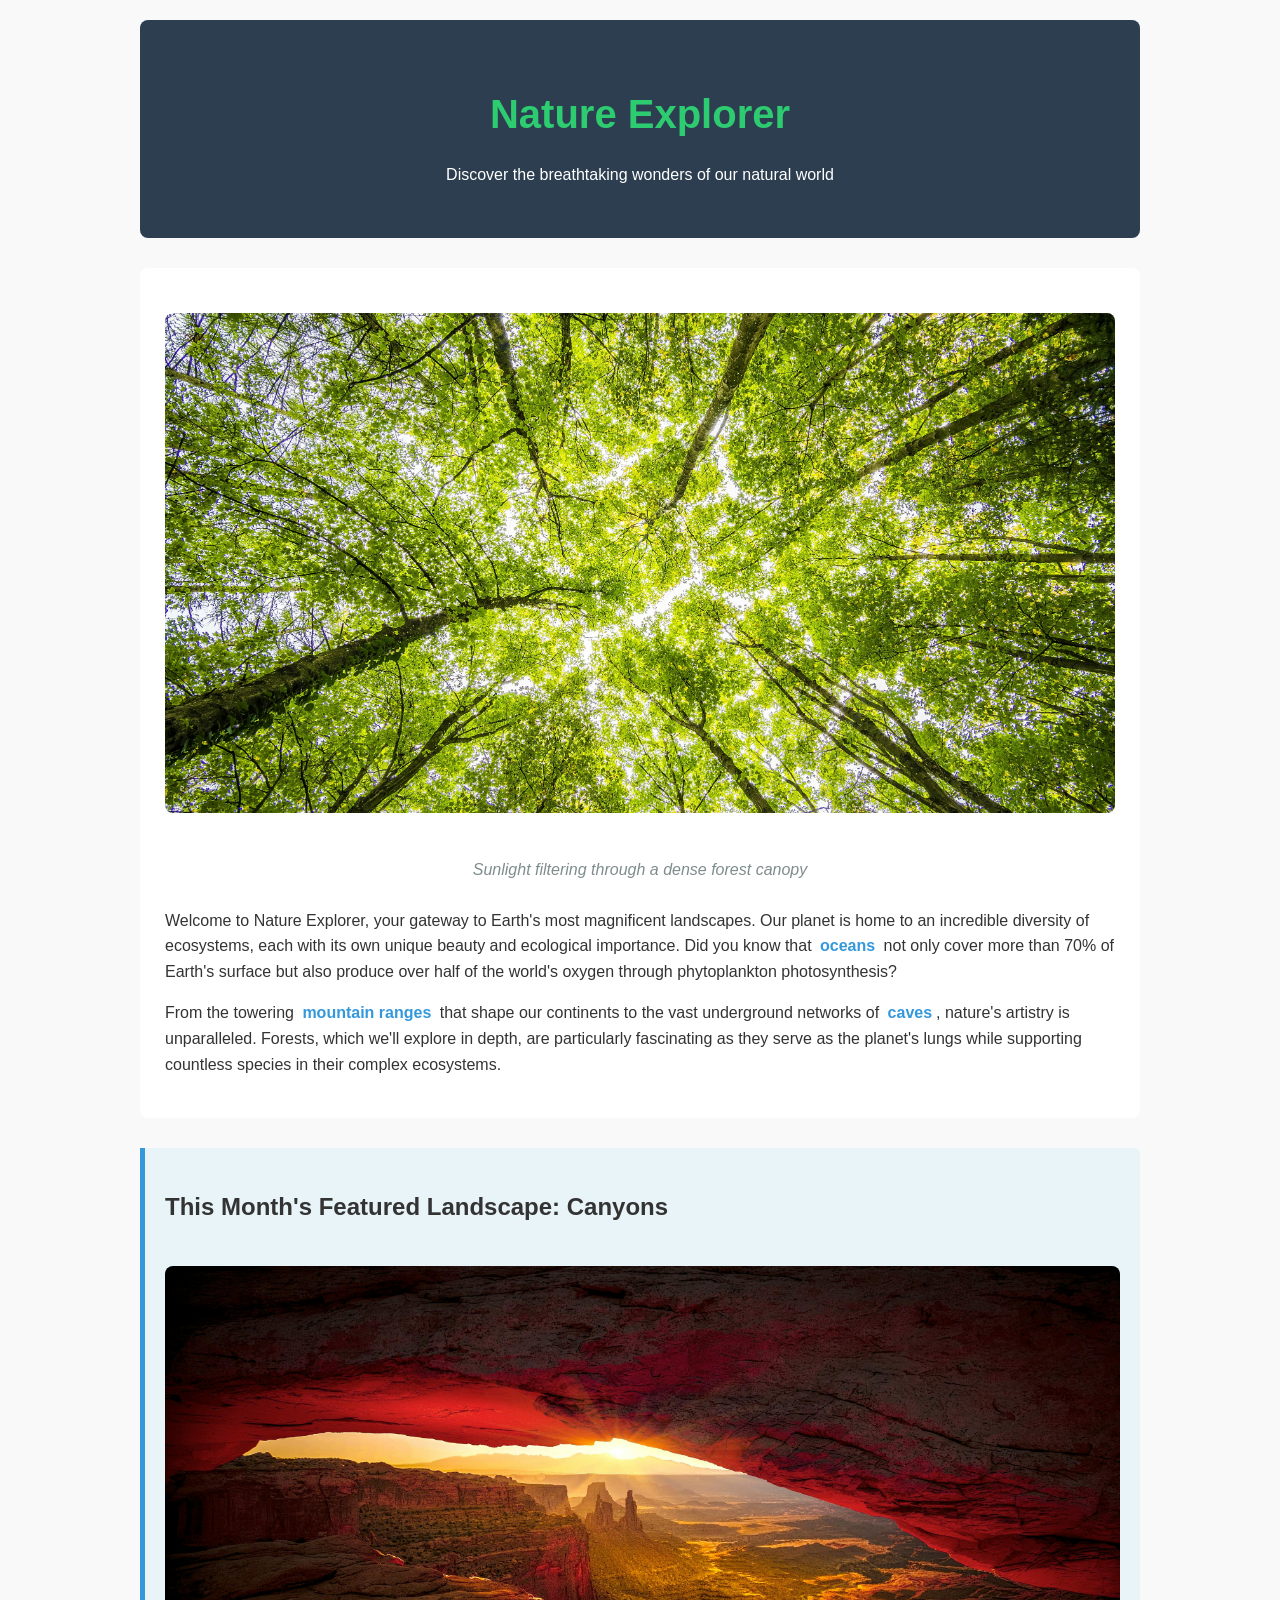
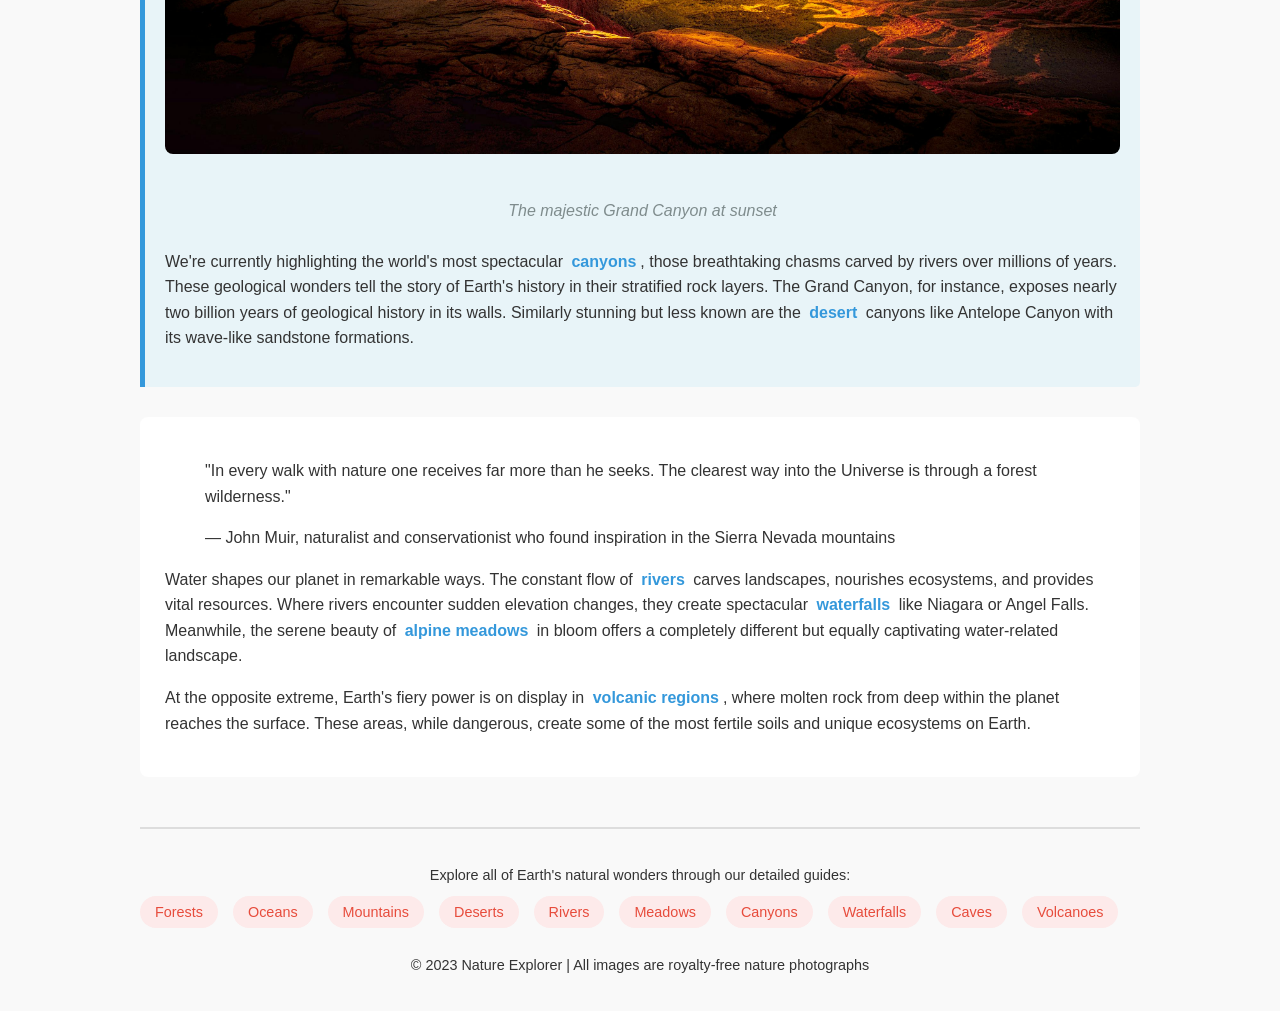
<file: index.html>
<!DOCTYPE html>
<html lang="en">
<head>
    <meta charset="UTF-8">
    <meta name="viewport" content="width=device-width, initial-scale=1.0">
    <title>Nature Explorer</title>
    <link rel="stylesheet" href="styles.css">
</head>
<body>
    <header>
        <h1>Nature Explorer</h1>
        <p>Discover the breathtaking wonders of our natural world</p>
    </header>

    <div>
        <div class="content-section">
            <img src="images/sun-forest.jpg" class="nature-image">
            <p class="image-caption">Sunlight filtering through a dense forest canopy</p>
            
            <p>
                Welcome to Nature Explorer, your gateway to Earth's most magnificent landscapes. Our planet is home to an incredible diversity of ecosystems, each with its own unique beauty and ecological importance. Did you know that <a href="ocean.html" class="link">oceans</a> not only cover more than 70% of Earth's surface but also produce over half of the world's oxygen through phytoplankton photosynthesis?
            </p>
            
            <p>
                From the towering <a href="mountains.html" class="link">mountain ranges</a> that shape our continents to the vast underground networks of <a href="cave.html" class="link">caves</a>, nature's artistry is unparalleled. Forests, which we'll explore in depth, are particularly fascinating as they serve as the planet's lungs while supporting countless species in their complex ecosystems.
            </p>
        </div>

        <div class="feature-box">
            <h2>This Month's Featured Landscape: Canyons</h2>
            <img src="images/canyon_sun.jpg" class="nature-image">
            <p class="image-caption">The majestic Grand Canyon at sunset</p>
            <p>We're currently highlighting the world's most spectacular <a href="canyon.html" class="link">canyons</a>, those breathtaking chasms carved by rivers over millions of years. These geological wonders tell the story of Earth's history in their stratified rock layers. The Grand Canyon, for instance, exposes nearly two billion years of geological history in its walls. Similarly stunning but less known are the <a href="desert.html" class="link">desert</a> canyons like Antelope Canyon with its wave-like sandstone formations.</p>
        </div>
        
        <div class="content-section">
            <blockquote>
                "In every walk with nature one receives far more than he seeks. The clearest way into the Universe is through a forest wilderness." 
                <p class="quote-source">— John Muir, naturalist and conservationist who found inspiration in the Sierra Nevada mountains</p>
            </blockquote>
            
            <p>
                Water shapes our planet in remarkable ways. The constant flow of <a href="river.html" class="link">rivers</a> carves landscapes, nourishes ecosystems, and provides vital resources. Where rivers encounter sudden elevation changes, they create spectacular <a href="waterfall.html" class="link">waterfalls</a> like Niagara or Angel Falls. Meanwhile, the serene beauty of <a href="meadow.html" class="link">alpine meadows</a> in bloom offers a completely different but equally captivating water-related landscape.
            </p>
            
            <p>
                At the opposite extreme, Earth's fiery power is on display in <a href="volcano.html" class="link">volcanic regions</a>, where molten rock from deep within the planet reaches the surface. These areas, while dangerous, create some of the most fertile soils and unique ecosystems on Earth.
            </p>
        </div>
    </div>

    <footer>
        <p>Explore all of Earth's natural wonders through our detailed guides:</p>
        <ul class="all-links">
            <li><a href="forest.html">Forests</a></li>
            <li><a href="ocean.html">Oceans</a></li>
            <li><a href="mountains.html">Mountains</a></li>
            <li><a href="desert.html">Deserts</a></li>
            <li><a href="river.html">Rivers</a></li>
            <li><a href="meadow.html">Meadows</a></li>
            <li><a href="canyon.html">Canyons</a></li>
            <li><a href="waterfall.html">Waterfalls</a></li>
            <li><a href="cave.html">Caves</a></li>
            <li><a href="volcano.html">Volcanoes</a></li>
        </ul>
        <p>© 2023 Nature Explorer | All images are royalty-free nature photographs</p>
    </footer>
</body>
</html>
</file>
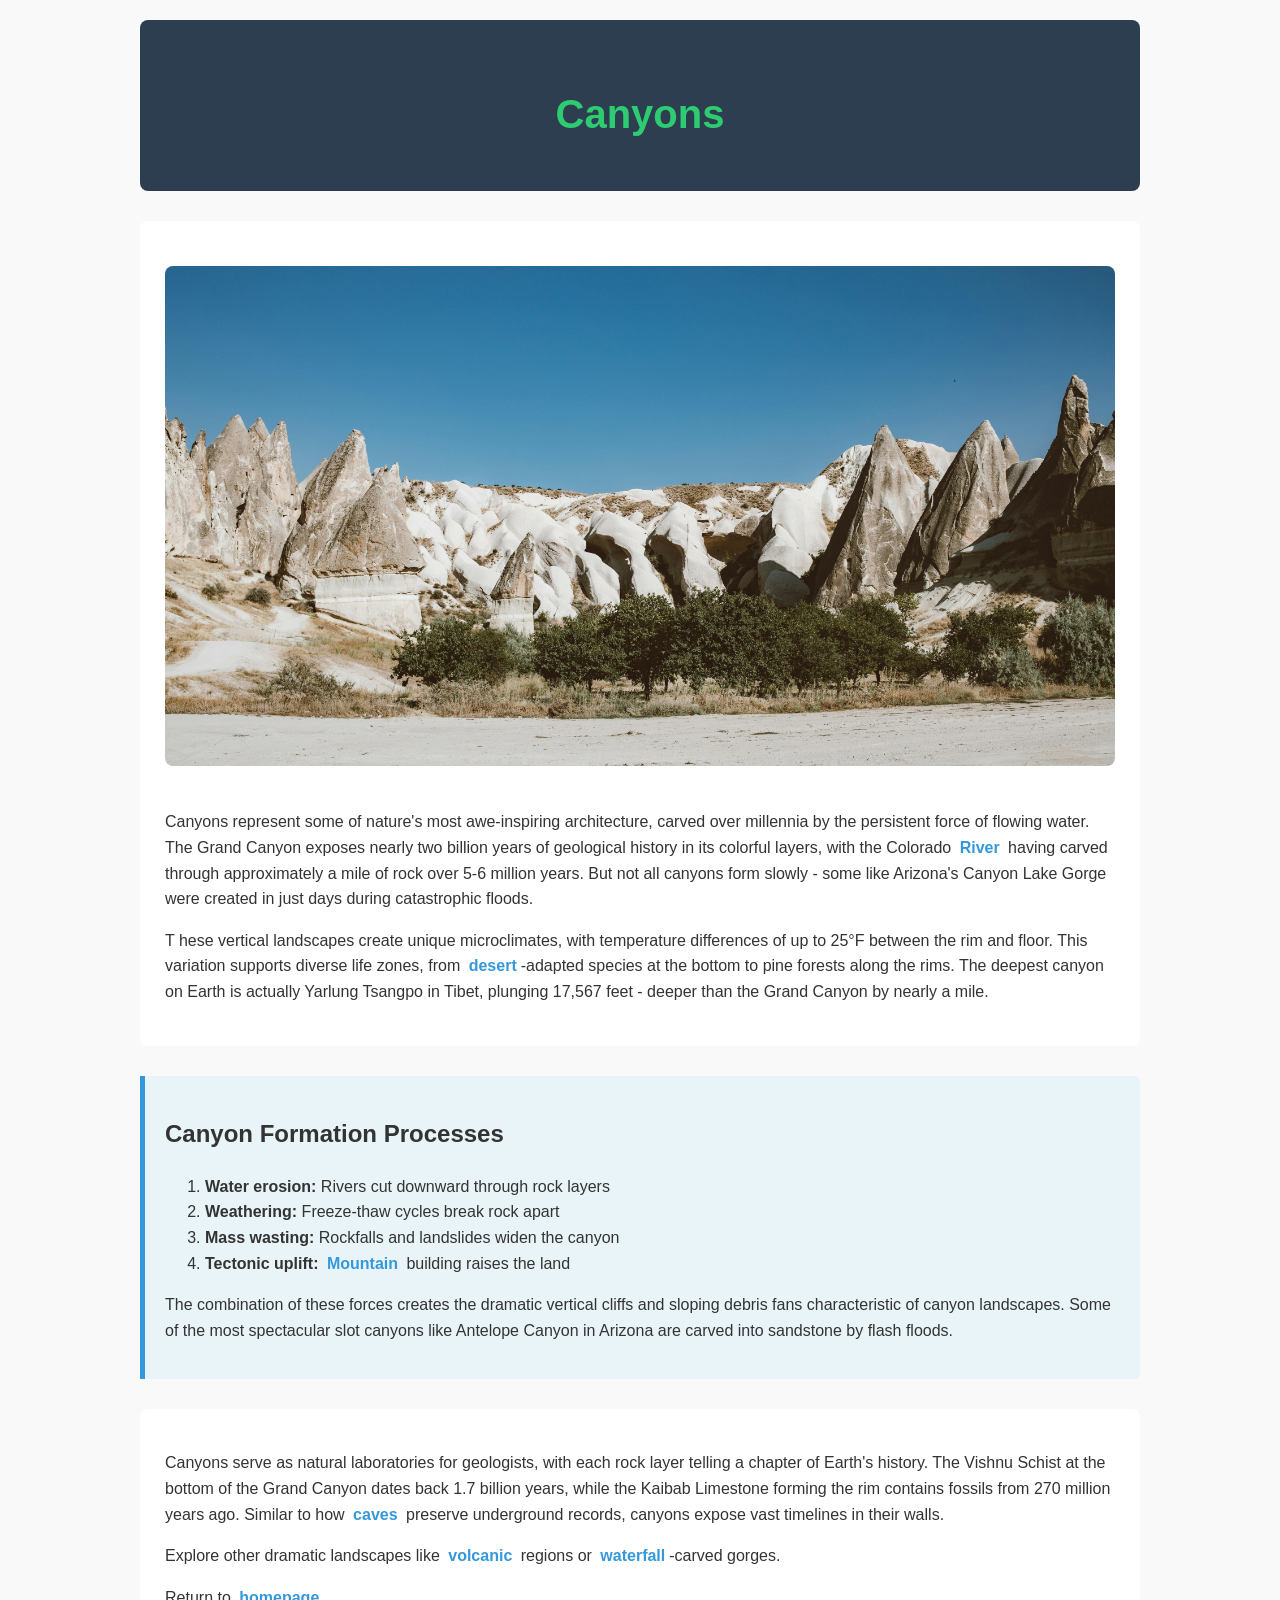
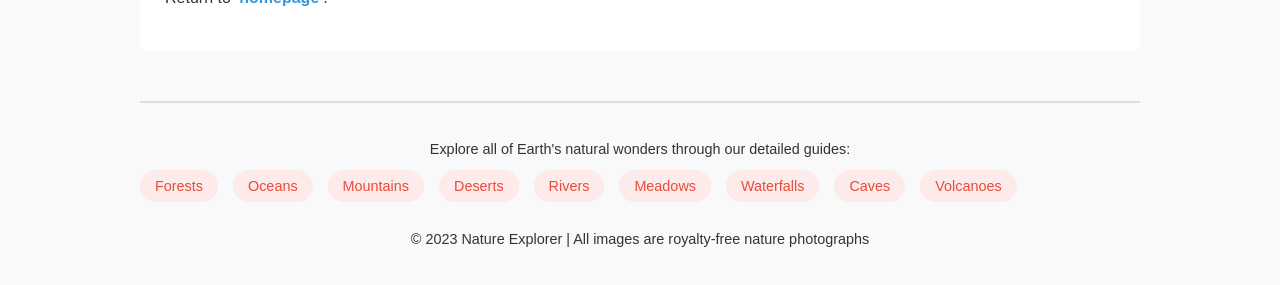
<file: canyon.html>
<!DOCTYPE html>
<html lang="en">
<head>
    <meta charset="UTF-8">
    <meta name="viewport" content="width=device-width, initial-scale=1.0">
    <title>Canyon</title>
    <link rel="stylesheet" href="styles.css">
</head>
<body>
    <header>
        <h1>Canyons</h1>
    </header>

    <div>
        <div class="content-section">
            <img src="images/canyon.jpg" class="nature-image">
            
            <p>
                Canyons represent some of nature's most awe-inspiring architecture, carved over millennia by the persistent force of flowing water. The Grand Canyon exposes nearly two billion years of geological history in its colorful layers, with the Colorado <a href="river.html" class="link">River</a> having carved through approximately a mile of rock over 5-6 million years. But not all canyons form slowly - some like Arizona's Canyon Lake Gorge were created in just days during catastrophic floods.
            </p>
            
            <p>T
                hese vertical landscapes create unique microclimates, with temperature differences of up to 25°F between the rim and floor. This variation supports diverse life zones, from <a href="desert.html" class="link">desert</a>-adapted species at the bottom to pine forests along the rims. The deepest canyon on Earth is actually Yarlung Tsangpo in Tibet, plunging 17,567 feet - deeper than the Grand Canyon by nearly a mile.
            </p>
        </div>

        <div class="feature-box">
            <h2>Canyon Formation Processes</h2>
            <ol>
                <li><strong>Water erosion:</strong> Rivers cut downward through rock layers</li>
                <li><strong>Weathering:</strong> Freeze-thaw cycles break rock apart</li>
                <li><strong>Mass wasting:</strong> Rockfalls and landslides widen the canyon</li>
                <li><strong>Tectonic uplift:</strong> <a href="mountains.html" class="link">Mountain</a> building raises the land</li>
            </ol>
            <p>
                The combination of these forces creates the dramatic vertical cliffs and sloping debris fans characteristic of canyon landscapes. Some of the most spectacular slot canyons like Antelope Canyon in Arizona are carved into sandstone by flash floods.
            </p>
        </div>
        
        <div class="content-section">           
            <p>
                Canyons serve as natural laboratories for geologists, with each rock layer telling a chapter of Earth's history. The Vishnu Schist at the bottom of the Grand Canyon dates back 1.7 billion years, while the Kaibab Limestone forming the rim contains fossils from 270 million years ago. Similar to how <a href="cave.html" class="link">caves</a> preserve underground records, canyons expose vast timelines in their walls.
            </p>
            
            <p>
                Explore other dramatic landscapes like <a href="volcano.html" class="link">volcanic</a> regions or <a href="waterfall.html" class="link">waterfall</a>-carved gorges.
            </p>
            <p>Return to <a href="index.html" class="link">homepage</a>.</p>
        </div>
    </div>

    <footer>
        <p>Explore all of Earth's natural wonders through our detailed guides:</p>
        <ul class="all-links">
            <li><a href="forest.html">Forests</a></li>
            <li><a href="ocean.html">Oceans</a></li>
            <li><a href="mountains.html">Mountains</a></li>
            <li><a href="desert.html">Deserts</a></li>
            <li><a href="river.html">Rivers</a></li>
            <li><a href="meadow.html">Meadows</a></li>
            <li><a href="waterfall.html">Waterfalls</a></li>
            <li><a href="cave.html">Caves</a></li>
            <li><a href="volcano.html">Volcanoes</a></li>
        </ul>
        <p>© 2023 Nature Explorer | All images are royalty-free nature photographs</p>
    </footer>
</body>
</html>
</file>
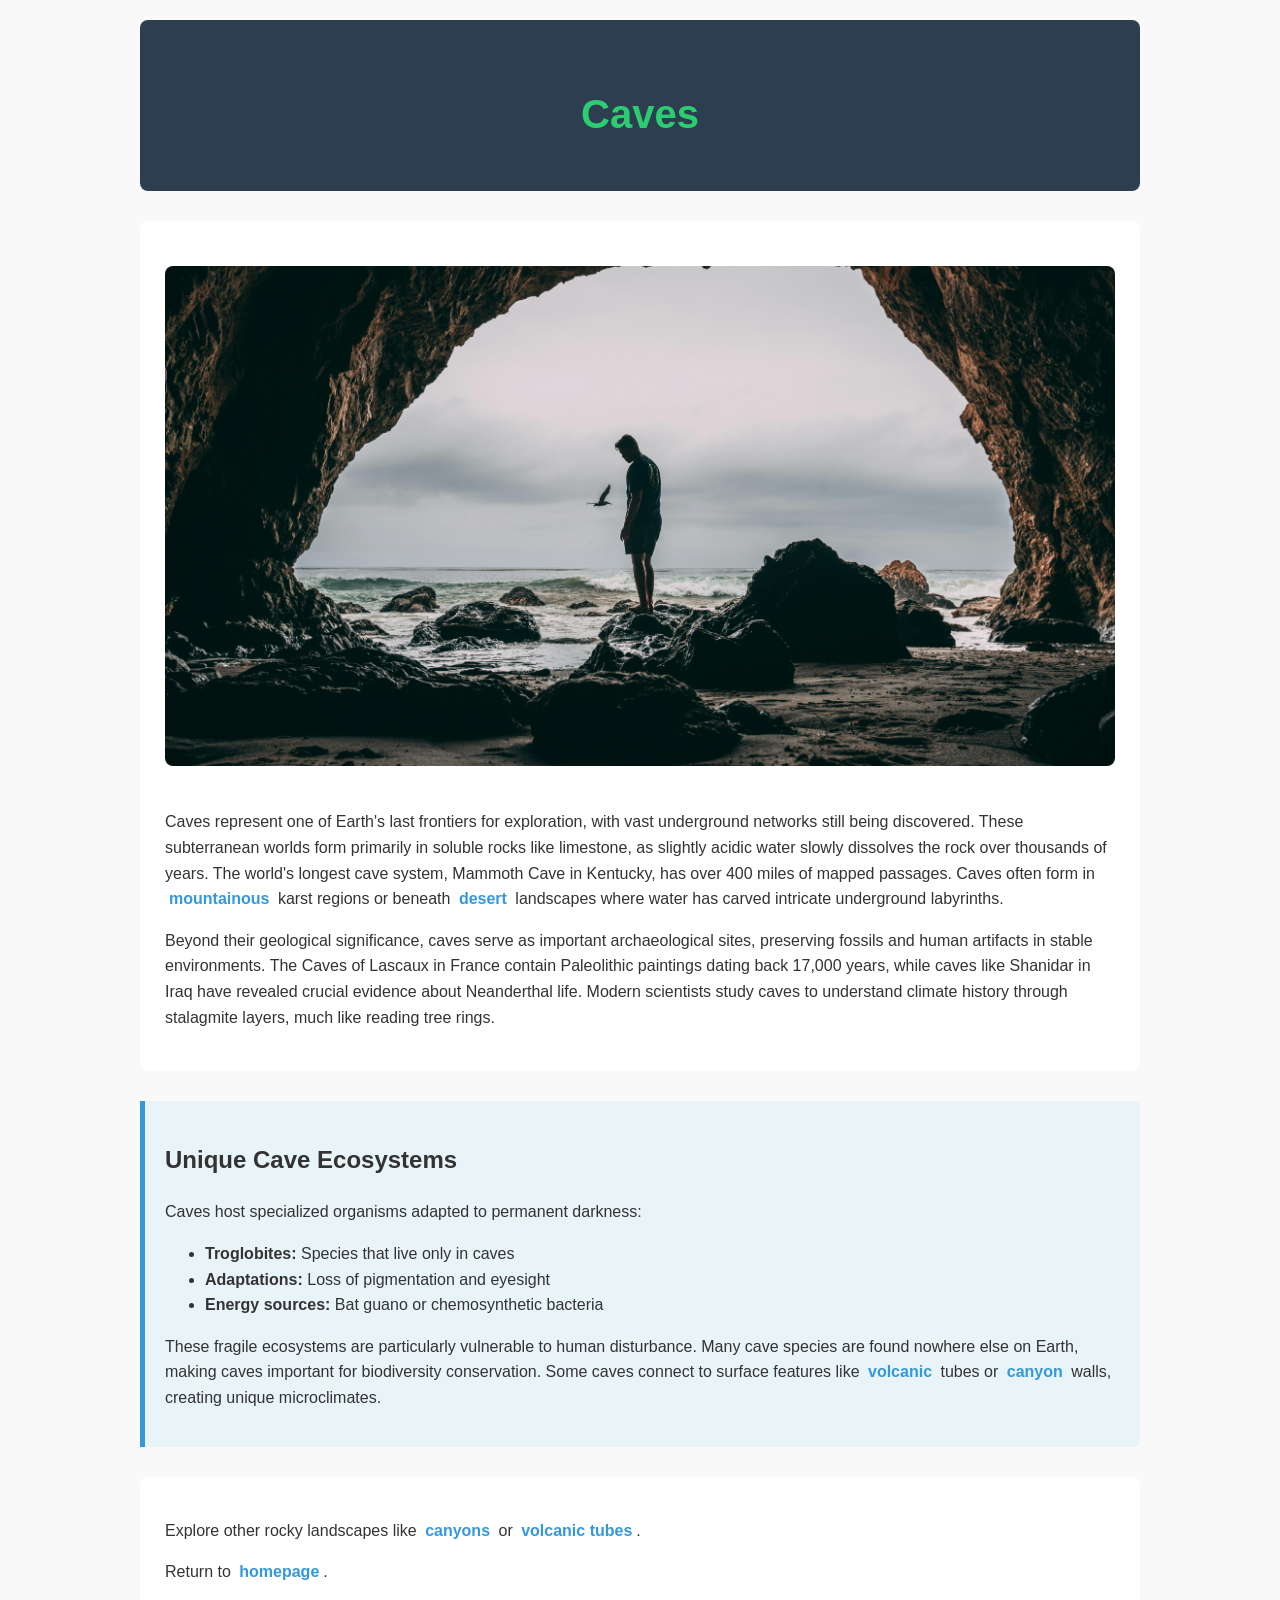
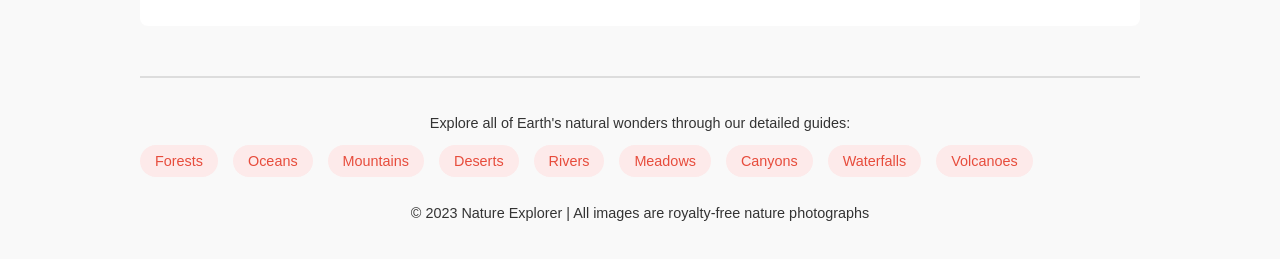
<file: cave.html>
<!DOCTYPE html>
<html lang="en">
<head>
    <meta charset="UTF-8">
    <meta name="viewport" content="width=device-width, initial-scale=1.0">
    <title>Cave</title>
    <link rel="stylesheet" href="styles.css">
</head>
<body>
    <header>
        <h1>Caves</h1>
    </header>

    <main>
        <div class="content-section">
            <img src="images/cave.jpg" class="nature-image">
            
            <p>
                Caves represent one of Earth's last frontiers for exploration, with vast underground networks still being discovered. These subterranean worlds form primarily in soluble rocks like limestone, as slightly acidic water slowly dissolves the rock over thousands of years. The world's longest cave system, Mammoth Cave in Kentucky, has over 400 miles of mapped passages. Caves often form in <a href="mountains.html" class="link">mountainous</a> karst regions or beneath <a href="desert.html" class="link">desert</a> landscapes where water has carved intricate underground labyrinths.
            </p>
            
            <p>
                Beyond their geological significance, caves serve as important archaeological sites, preserving fossils and human artifacts in stable environments. The Caves of Lascaux in France contain Paleolithic paintings dating back 17,000 years, while caves like Shanidar in Iraq have revealed crucial evidence about Neanderthal life. Modern scientists study caves to understand climate history through stalagmite layers, much like reading tree rings.
            </p>
        </div>
        
        <div class="feature-box">
            <h2>Unique Cave Ecosystems</h2>
            <p>Caves host specialized organisms adapted to permanent darkness:</p>
            <ul>
                <li><strong>Troglobites:</strong> Species that live only in caves</li>
                <li><strong>Adaptations:</strong> Loss of pigmentation and eyesight</li>
                <li><strong>Energy sources:</strong> Bat guano or chemosynthetic bacteria</li>
            </ul>
            <p>
                These fragile ecosystems are particularly vulnerable to human disturbance. Many cave species are found nowhere else on Earth, making caves important for biodiversity conservation. Some caves connect to surface features like <a href="volcano.html" class="link">volcanic</a> tubes or <a href="canyon.html" class="link">canyon</a> walls, creating unique microclimates.
            </p>
        </div>

        <div class="content-section">
            <p>Explore other rocky landscapes like <a href="canyon.html" class="link">canyons</a> or <a href="volcano.html" class="link">volcanic tubes</a>.</p>
            <p>Return to <a href="../index.html" class="link">homepage</a>.</p>
        </div>
    </main>


    <footer>
        <p>Explore all of Earth's natural wonders through our detailed guides:</p>
        <ul class="all-links">
            <li><a href="forest.html">Forests</a></li>
            <li><a href="ocean.html">Oceans</a></li>
            <li><a href="mountains.html">Mountains</a></li>
            <li><a href="desert.html">Deserts</a></li>
            <li><a href="river.html">Rivers</a></li>
            <li><a href="meadow.html">Meadows</a></li>
            <li><a href="canyon.html">Canyons</a></li>
            <li><a href="waterfall.html">Waterfalls</a></li>
            <li><a href="volcano.html">Volcanoes</a></li>
        </ul>
        <p>© 2023 Nature Explorer | All images are royalty-free nature photographs</p>
    </footer>
</body>
</html>
</file>
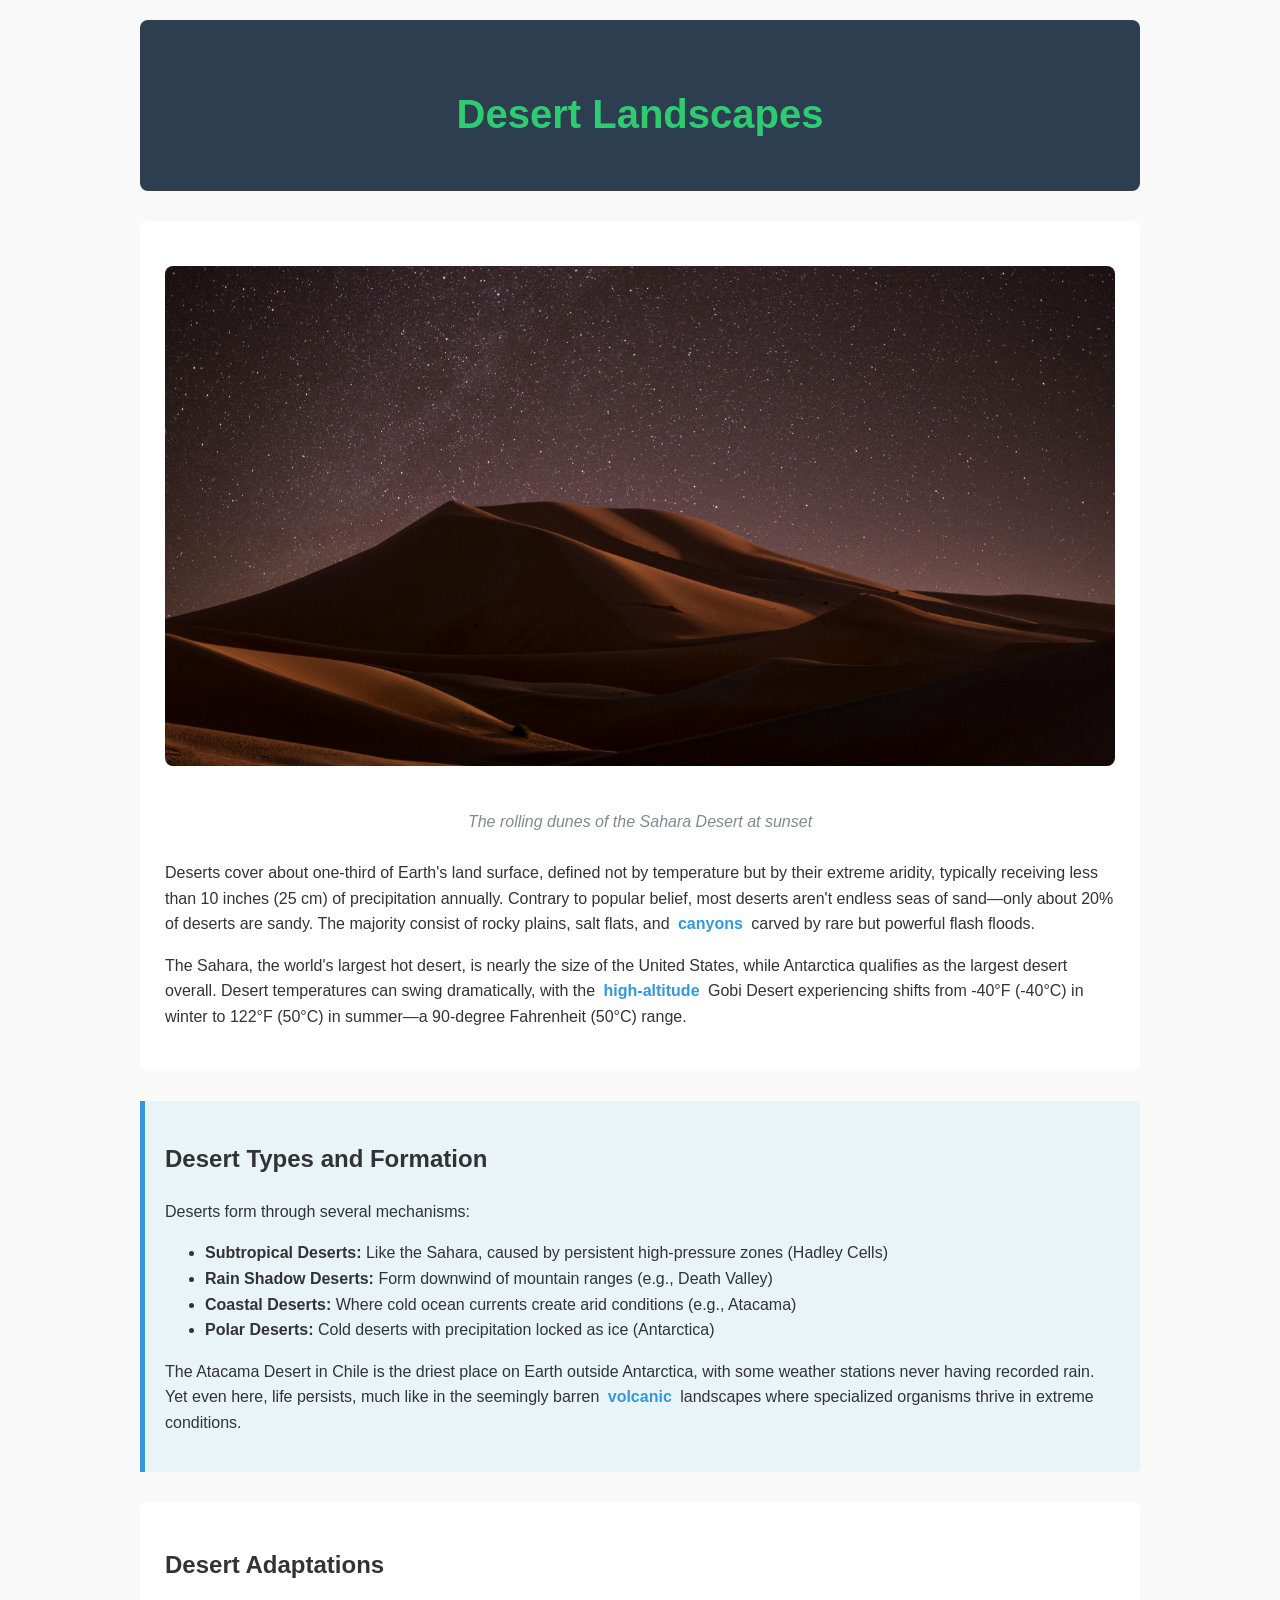
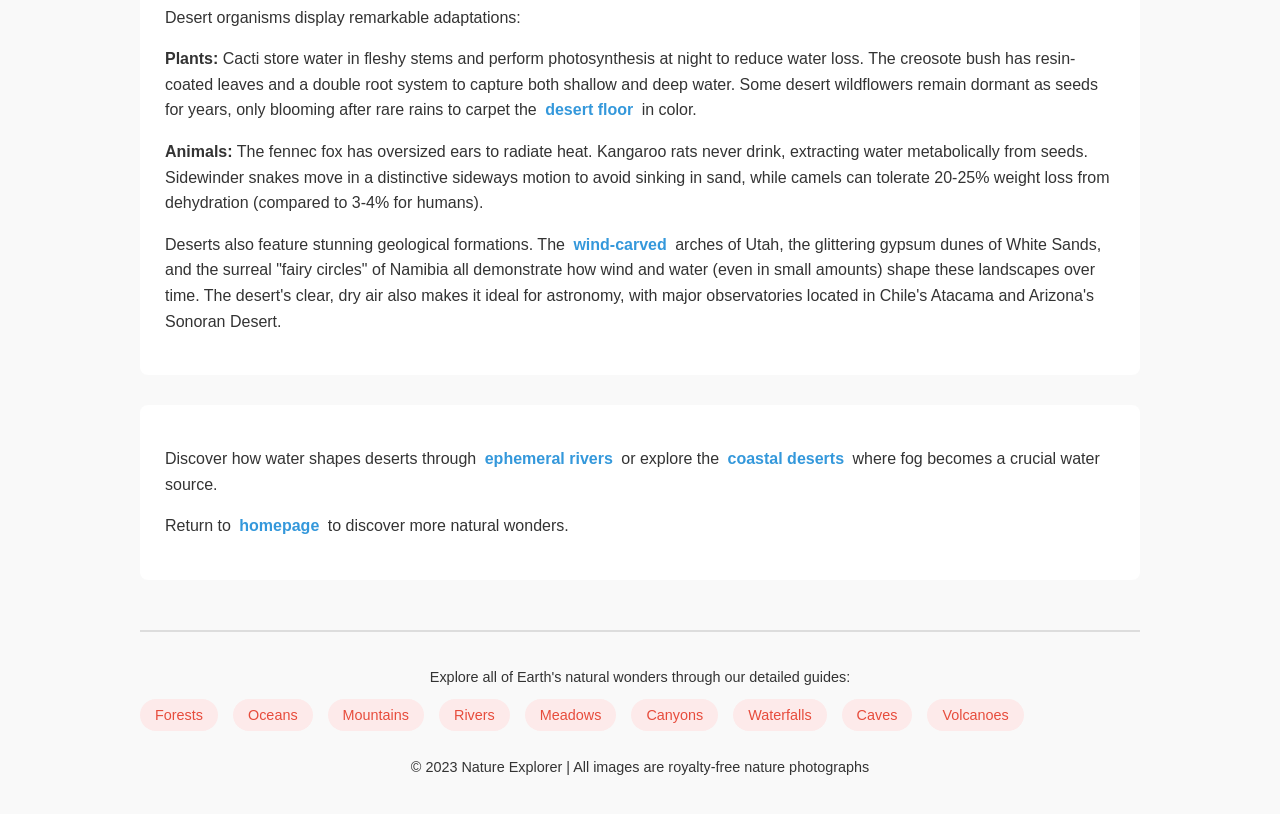
<file: desert.html>
<!DOCTYPE html>
<html lang="en">
<head>
    <meta charset="UTF-8">
    <meta name="viewport" content="width=device-width, initial-scale=1.0">
    <title>Desert</title>
    <link rel="stylesheet" href="styles.css">
</head>
<body>
    <header>
        <h1>Desert Landscapes</h1>
    </header>

    <main>
        <div class="content-section">
            <img src="images/desert.jpg" class="nature-image">
            <p class="image-caption">The rolling dunes of the Sahara Desert at sunset</p>
            
            <p>
                Deserts cover about one-third of Earth's land surface, defined not by temperature but by their extreme aridity, typically receiving less than 10 inches (25 cm) of precipitation annually. Contrary to popular belief, most deserts aren't endless seas of sand—only about 20% of deserts are sandy. The majority consist of rocky plains, salt flats, and <a href="canyon.html" class="link">canyons</a> carved by rare but powerful flash floods.
            </p>
            
            <p>
                The Sahara, the world's largest hot desert, is nearly the size of the United States, while Antarctica qualifies as the largest desert overall. Desert temperatures can swing dramatically, with the <a href="mountains.html" class="link">high-altitude</a> Gobi Desert experiencing shifts from -40°F (-40°C) in winter to 122°F (50°C) in summer—a 90-degree Fahrenheit (50°C) range.
            </p>
        </div>

        <div class="feature-box">
            <h2>Desert Types and Formation</h2>
            <p>Deserts form through several mechanisms:</p>
            <ul>
                <li><strong>Subtropical Deserts:</strong> Like the Sahara, caused by persistent high-pressure zones (Hadley Cells)</li>
                <li><strong>Rain Shadow Deserts:</strong> Form downwind of mountain ranges (e.g., Death Valley)</li>
                <li><strong>Coastal Deserts:</strong> Where cold ocean currents create arid conditions (e.g., Atacama)</li>
                <li><strong>Polar Deserts:</strong> Cold deserts with precipitation locked as ice (Antarctica)</li>
            </ul>
            <p>
                The Atacama Desert in Chile is the driest place on Earth outside Antarctica, with some weather stations never having recorded rain. Yet even here, life persists, much like in the seemingly barren <a href="volcano.html" class="link">volcanic</a> landscapes where specialized organisms thrive in extreme conditions.
            </p>
        </div>
        
        <div class="content-section">
            <h2>Desert Adaptations</h2>
            <p>Desert organisms display remarkable adaptations:</p>
            
            <p>
                <strong>Plants:</strong> Cacti store water in fleshy stems and perform photosynthesis at night to reduce water loss. The creosote bush has resin-coated leaves and a double root system to capture both shallow and deep water. Some desert wildflowers remain dormant as seeds for years, only blooming after rare rains to carpet the <a href="meadow.html" class="link">desert floor</a> in color.
            </p>
            
            <p>
                <strong>Animals:</strong> The fennec fox has oversized ears to radiate heat. Kangaroo rats never drink, extracting water metabolically from seeds. Sidewinder snakes move in a distinctive sideways motion to avoid sinking in sand, while camels can tolerate 20-25% weight loss from dehydration (compared to 3-4% for humans).
            </p>
            
            <p>
                Deserts also feature stunning geological formations. The <a href="cave.html" class="link">wind-carved</a> arches of Utah, the glittering gypsum dunes of White Sands, and the surreal "fairy circles" of Namibia all demonstrate how wind and water (even in small amounts) shape these landscapes over time. The desert's clear, dry air also makes it ideal for astronomy, with major observatories located in Chile's Atacama and Arizona's Sonoran Desert.
            </p>
        </div>
        
        <div class="content-section">
            <p>Discover how water shapes deserts through <a href="river.html" class="link">ephemeral rivers</a> or explore the <a href="ocean.html" class="link">coastal deserts</a> where fog becomes a crucial water source.</p>
            <p>Return to <a href="index.html" class="link">homepage</a> to discover more natural wonders.</p>
        </div>
    </main>


    <footer>
        <p>Explore all of Earth's natural wonders through our detailed guides:</p>
        <ul class="all-links">
            <li><a href="forest.html">Forests</a></li>
            <li><a href="ocean.html">Oceans</a></li>
            <li><a href="mountains.html">Mountains</a></li>
            <li><a href="river.html">Rivers</a></li>
            <li><a href="meadow.html">Meadows</a></li>
            <li><a href="canyon.html">Canyons</a></li>
            <li><a href="waterfall.html">Waterfalls</a></li>
            <li><a href="cave.html">Caves</a></li>
            <li><a href="volcano.html">Volcanoes</a></li>
        </ul>
        <p>© 2023 Nature Explorer | All images are royalty-free nature photographs</p>
    </footer>
</body>
</html>
</file>
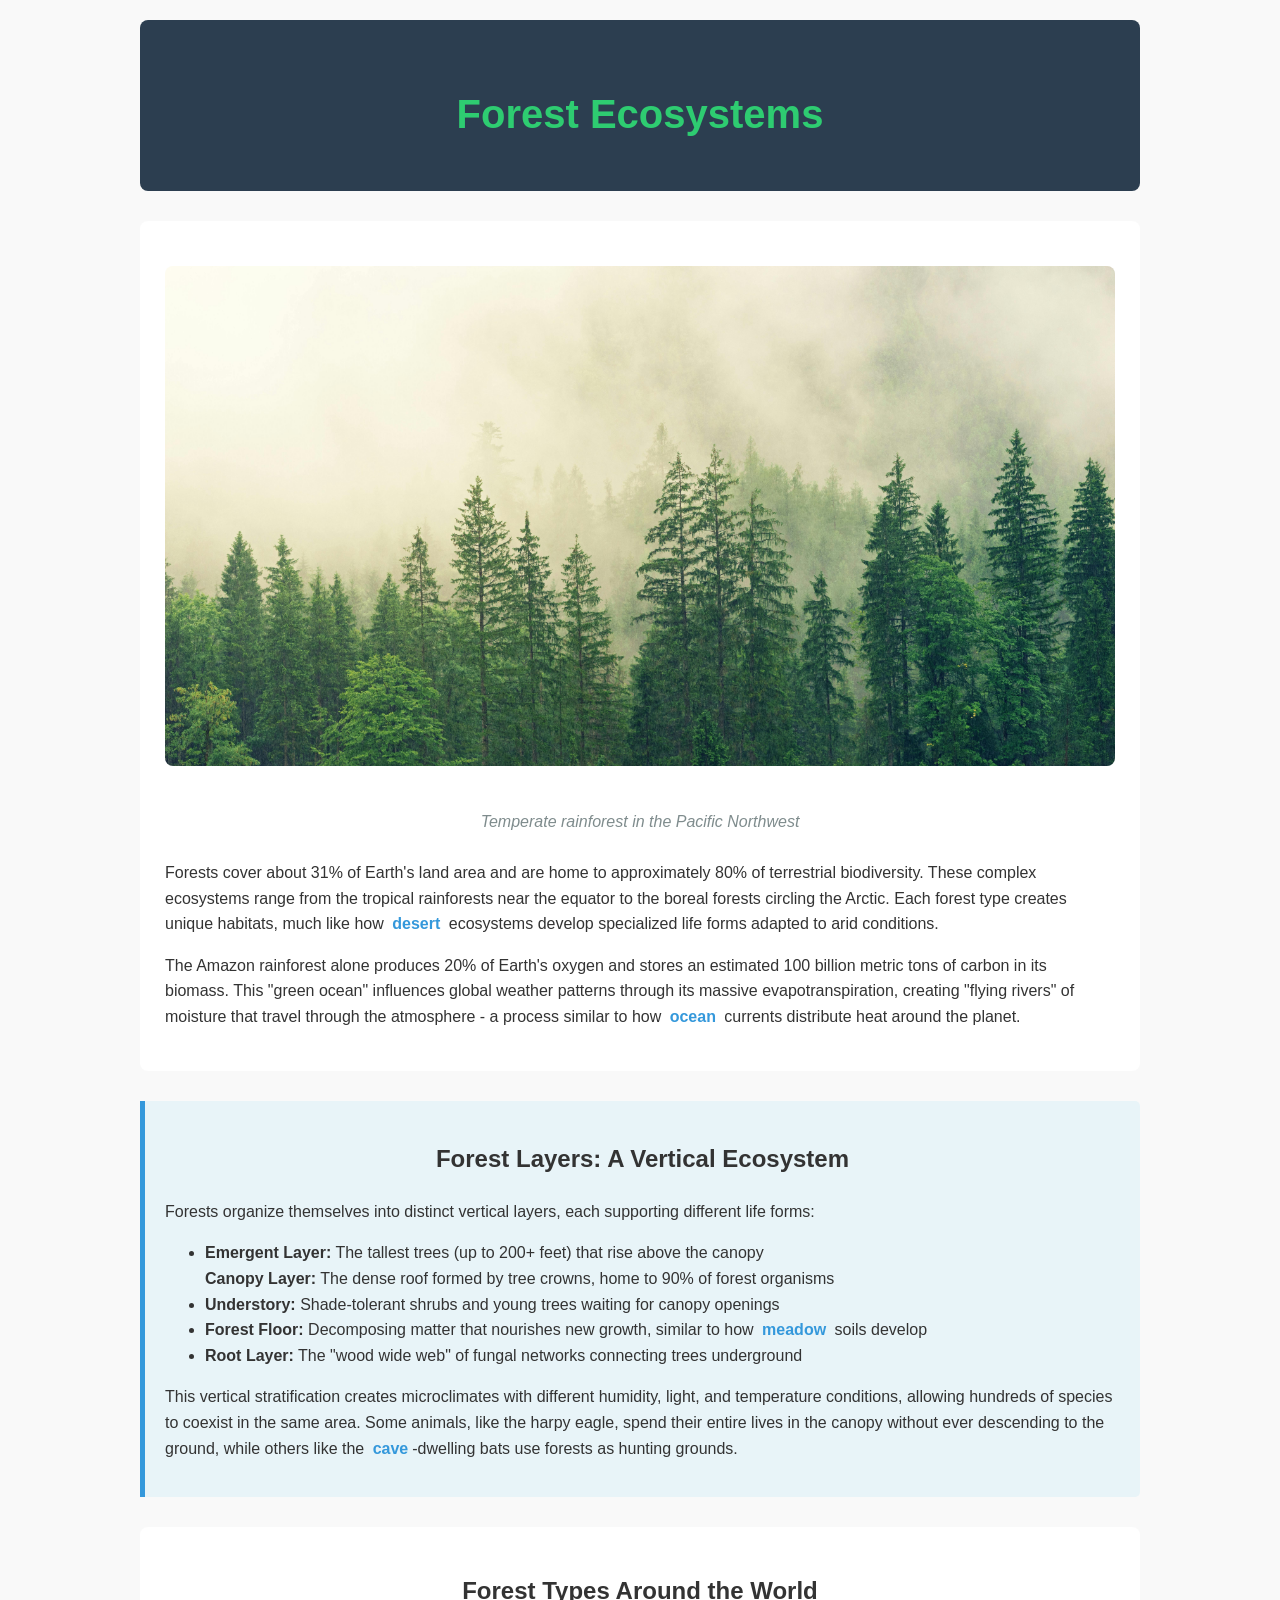
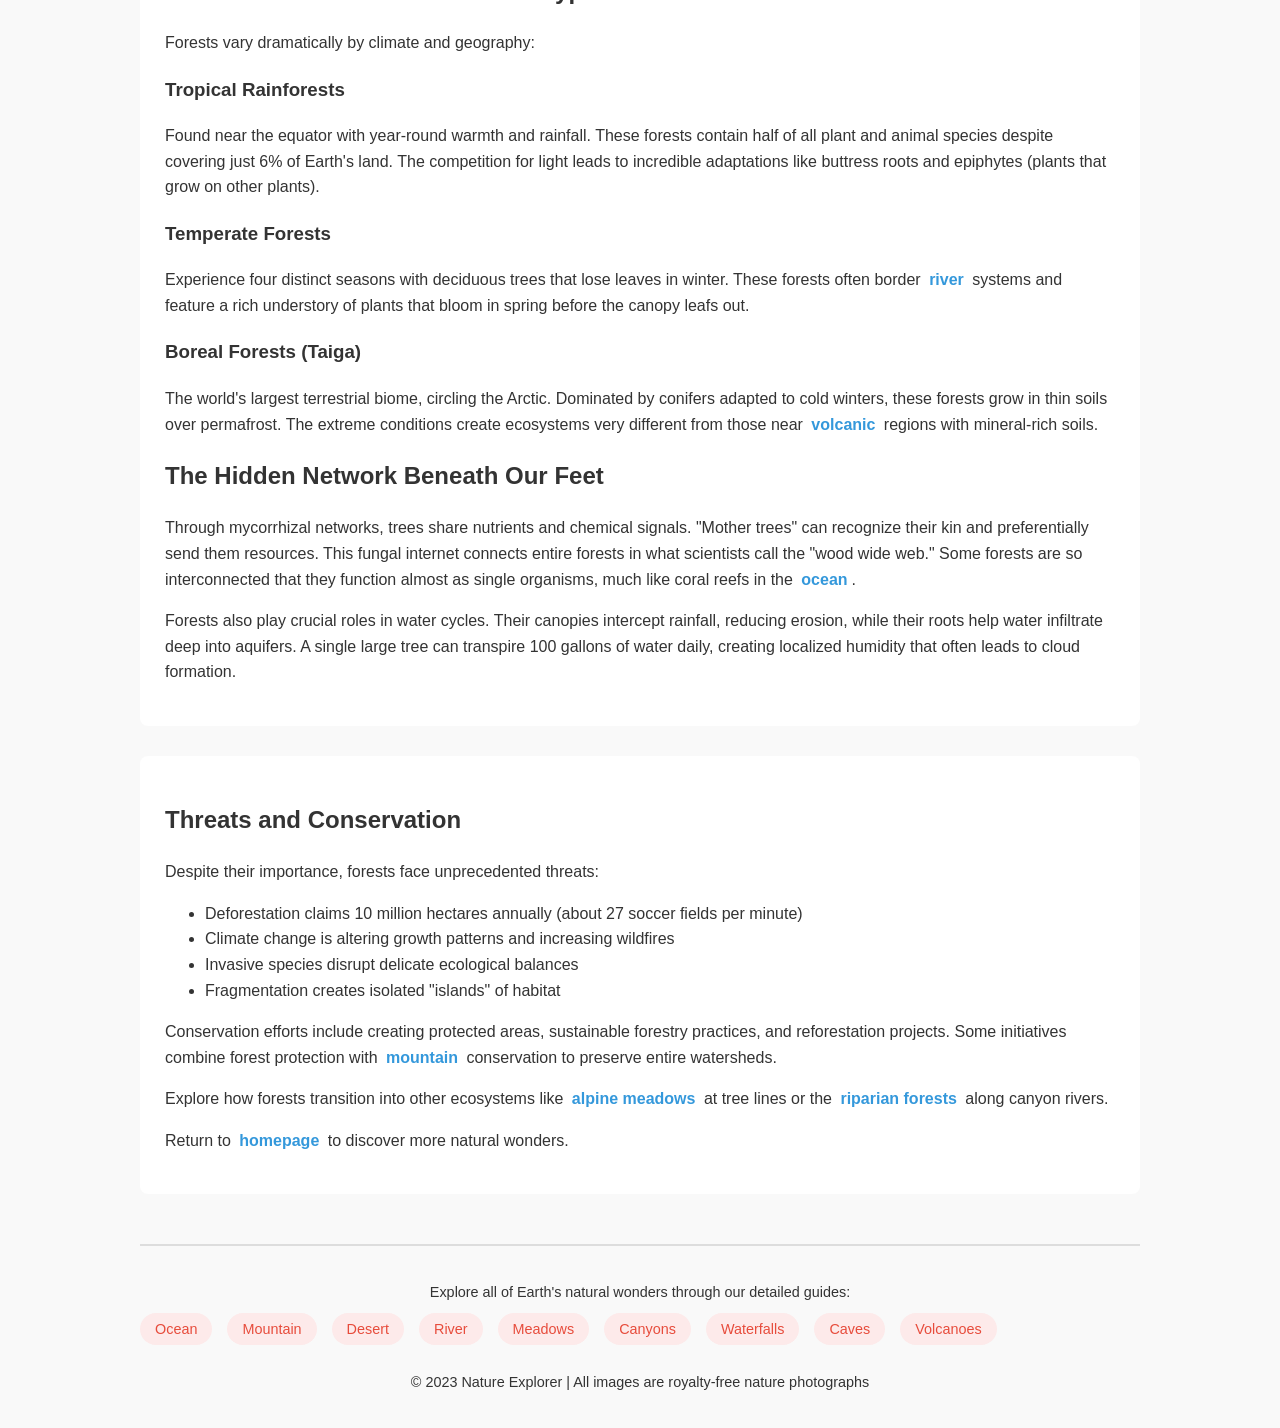
<file: forest.html>
<!DOCTYPE html>
<html lang="en">
<head>
    <meta charset="UTF-8">
    <meta name="viewport" content="width=device-width, initial-scale=1.0">
    <title>Foresy</title>
    <link rel="stylesheet" href="styles.css">
</head>
<body>
    <header>
        <h1>Forest Ecosystems</h1>
    </header>

    <main>
        <div class="content-section">
            <img src="images/forest.jpg" class="nature-image">
            <p class="image-caption">Temperate rainforest in the Pacific Northwest</p>
            
            <p>
                Forests cover about 31% of Earth's land area and are home to approximately 80% of terrestrial biodiversity. These complex ecosystems range from the tropical rainforests near the equator to the boreal forests circling the Arctic. Each forest type creates unique habitats, much like how <a href="desert.html" class="link">desert</a> ecosystems develop specialized life forms adapted to arid conditions.
            </p>
            
            <p>
                The Amazon rainforest alone produces 20% of Earth's oxygen and stores an estimated 100 billion metric tons of carbon in its biomass. This "green ocean" influences global weather patterns through its massive evapotranspiration, creating "flying rivers" of moisture that travel through the atmosphere - a process similar to how <a href="ocean.html" class="link">ocean</a> currents distribute heat around the planet.
            </p>
        </div>

        <div class="feature-box">
            <h2 style="text-align: center;">Forest Layers: A Vertical Ecosystem</h2>
            <p>Forests organize themselves into distinct vertical layers, each supporting different life forms:</p>
            <ul>
                <li><strong>Emergent Layer:</strong> The tallest trees (up to 200+ feet) that rise above the canopy</li>
                <strong>Canopy Layer:</strong> The dense roof formed by tree crowns, home to 90% of forest organisms</li>
                <li><strong>Understory:</strong> Shade-tolerant shrubs and young trees waiting for canopy openings</li>
                <li><strong>Forest Floor:</strong> Decomposing matter that nourishes new growth, similar to how <a href="meadow.html" class="link">meadow</a> soils develop</li>
                <li><strong>Root Layer:</strong> The "wood wide web" of fungal networks connecting trees underground</li>
            </ul>
            <p>
                This vertical stratification creates microclimates with different humidity, light, and temperature conditions, allowing hundreds of species to coexist in the same area. Some animals, like the harpy eagle, spend their entire lives in the canopy without ever descending to the ground, while others like the <a href="cave.html" class="link">cave</a>-dwelling bats use forests as hunting grounds.
            </p>
        </div>
        
        <div class="content-section">
            <h2 style="text-align: center;">Forest Types Around the World</h2>
            <p>Forests vary dramatically by climate and geography:</p>
            
            <h3>Tropical Rainforests</h3>
            <p>
                Found near the equator with year-round warmth and rainfall. These forests contain half of all plant and animal species despite covering just 6% of Earth's land. The competition for light leads to incredible adaptations like buttress roots and epiphytes (plants that grow on other plants).
            </p>
            
            <h3>Temperate Forests</h3>
            <p>
                Experience four distinct seasons with deciduous trees that lose leaves in winter. These forests often border <a href="river.html" class="link">river</a> systems and feature a rich understory of plants that bloom in spring before the canopy leafs out.
            </p>
            
            <h3>Boreal Forests (Taiga)</h3>
            <p>
                The world's largest terrestrial biome, circling the Arctic. Dominated by conifers adapted to cold winters, these forests grow in thin soils over permafrost. The extreme conditions create ecosystems very different from those near <a href="volcano.html" class="link">volcanic</a> regions with mineral-rich soils.
            </p>
            
            <h2>The Hidden Network Beneath Our Feet</h2>
            <p>
                Through mycorrhizal networks, trees share nutrients and chemical signals. "Mother trees" can recognize their kin and preferentially send them resources. This fungal internet connects entire forests in what scientists call the "wood wide web." Some forests are so interconnected that they function almost as single organisms, much like coral reefs in the <a href="ocean.html" class="link">ocean</a>.
            </p>
            
            <p>
                Forests also play crucial roles in water cycles. Their canopies intercept rainfall, reducing erosion, while their roots help water infiltrate deep into aquifers. A single large tree can transpire 100 gallons of water daily, creating localized humidity that often leads to cloud formation.
            </p>
        </div>
        
        <div class="content-section">
            <h2>Threats and Conservation</h2>
            <p>Despite their importance, forests face unprecedented threats:</p>
            <ul>
                <li>Deforestation claims 10 million hectares annually (about 27 soccer fields per minute)</li>
                <li>Climate change is altering growth patterns and increasing wildfires</li>
                <li>Invasive species disrupt delicate ecological balances</li>
                <li>Fragmentation creates isolated "islands" of habitat</li>
            </ul>
            <p>
                Conservation efforts include creating protected areas, sustainable forestry practices, and reforestation projects. Some initiatives combine forest protection with <a href="mountains.html" class="link">mountain</a> conservation to preserve entire watersheds.
            </p>
            
            <p>Explore how forests transition into other ecosystems like <a href="meadow.html" class="link">alpine meadows</a> at tree lines or the <a href="canyon.html" class="link">riparian forests</a> along canyon rivers.</p>
            <p>Return to <a href="index.html" class="link">homepage</a> to discover more natural wonders.</p>
        </div>
    </main>
    <footer>
        <p>Explore all of Earth's natural wonders through our detailed guides:</p>
        <ul class="all-links">
            <li><a href="ocean.html">Ocean</a></li>
            <li><a href="mountains.html">Mountain</a></li>
            <li><a href="desert.html">Desert</a></li>
            <li><a href="river.html">River</a></li>
            <li><a href="meadow.html">Meadows</a></li>
            <li><a href="canyon.html">Canyons</a></li>
            <li><a href="waterfall.html">Waterfalls</a></li>
            <li><a href="cave.html">Caves</a></li>
            <li><a href="volcano.html">Volcanoes</a></li>
        </ul>
        <p>© 2023 Nature Explorer | All images are royalty-free nature photographs</p>
    </footer>
</body>
</html>
</file>
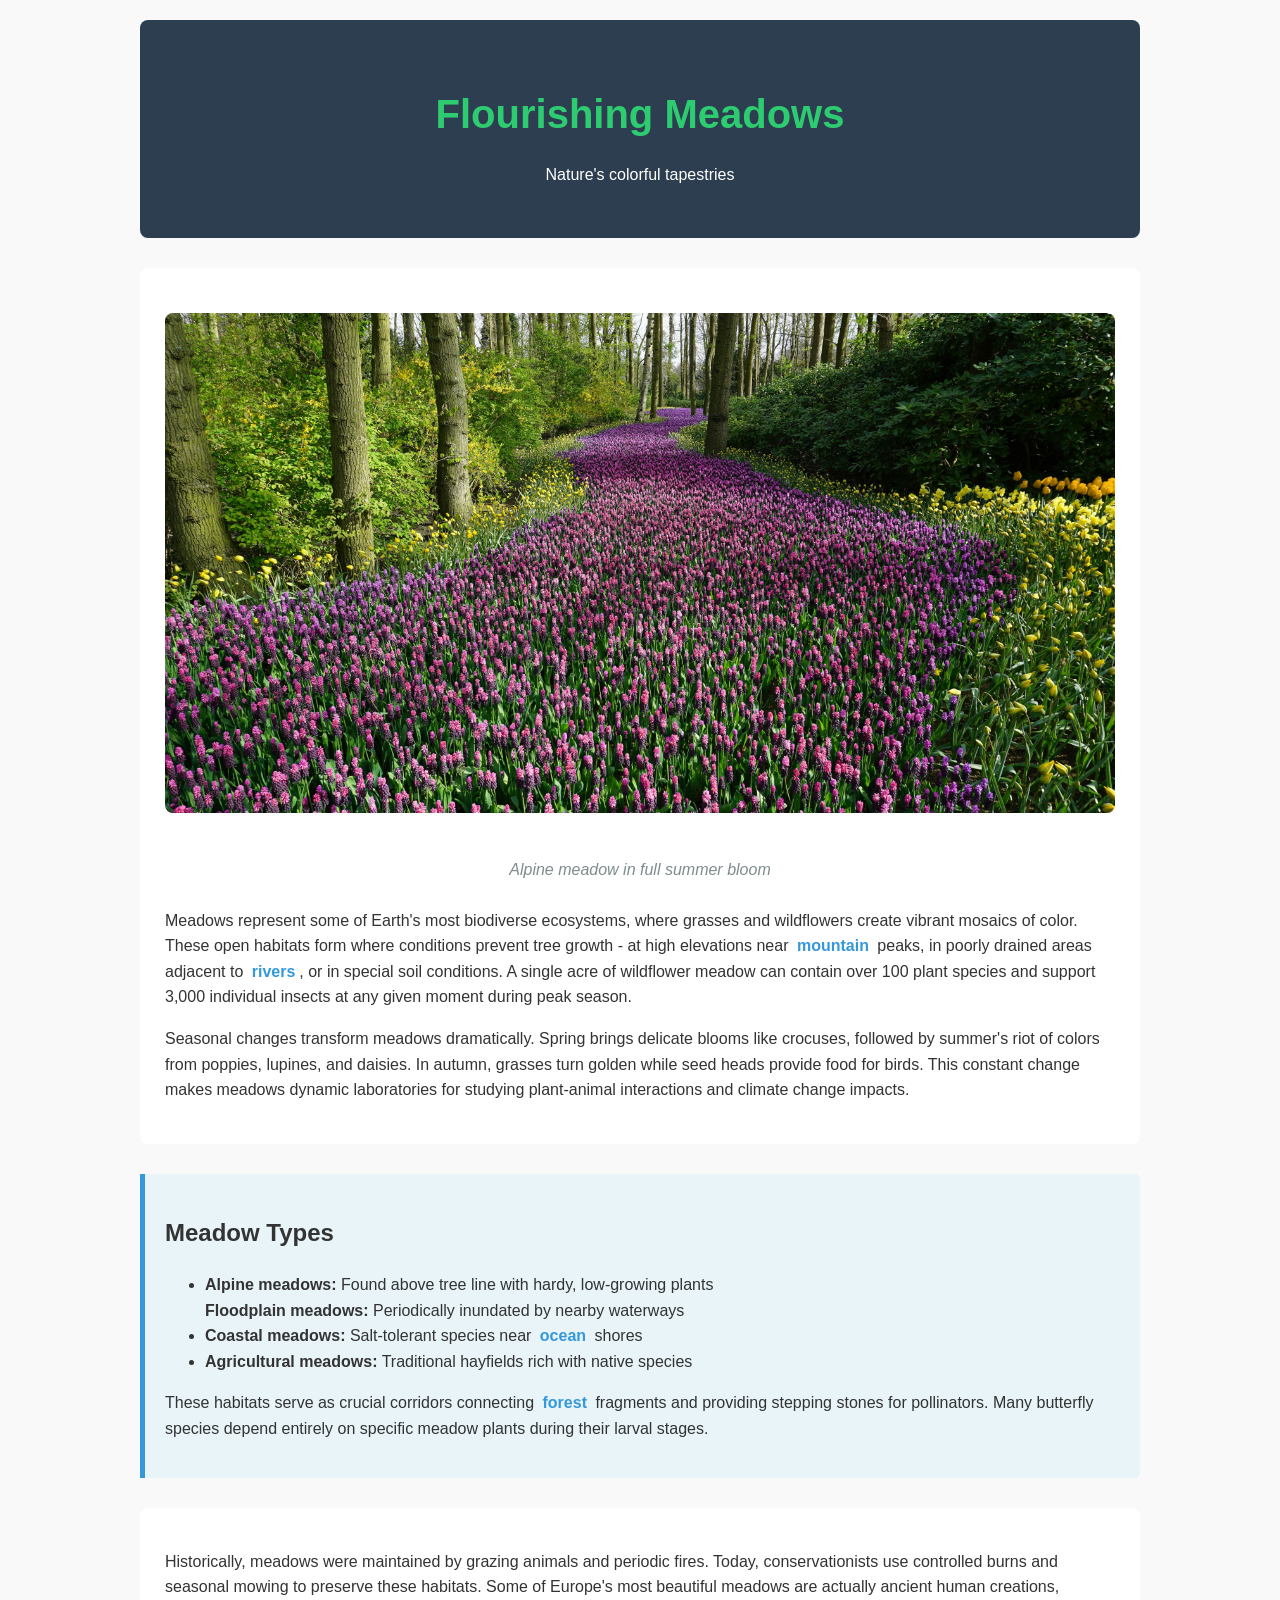
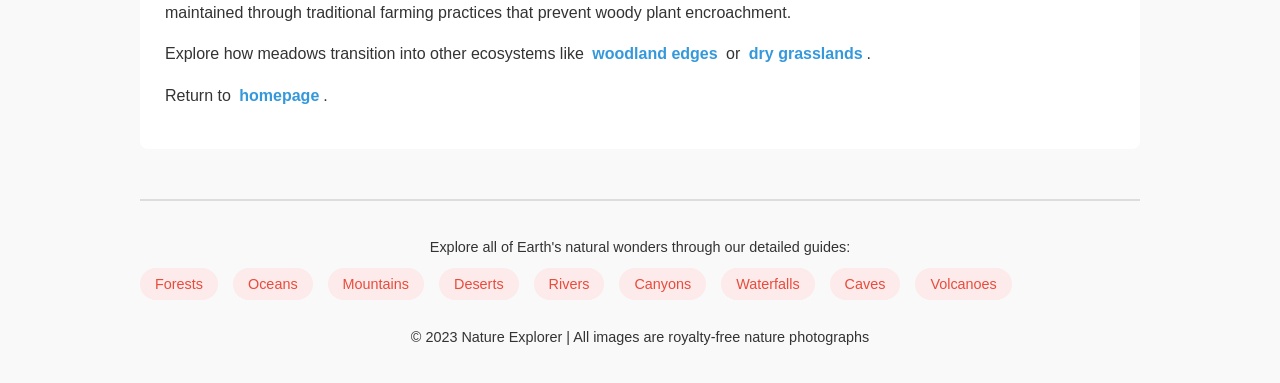
<file: meadow.html>
<!DOCTYPE html>
<html lang="en">
<head>
    <meta charset="UTF-8">
    <meta name="viewport" content="width=device-width, initial-scale=1.0">
    <title>Meadow</title>
    <link rel="stylesheet" href="styles.css">
</head>
<body>
    <header>
        <h1>Flourishing Meadows</h1>
        <p>Nature's colorful tapestries</p>
    </header>

    <main>
        <div class="content-section">
            <img src="images/meadow.jpg" class="nature-image">
            <p class="image-caption">Alpine meadow in full summer bloom</p>
            
            <p>Meadows represent some of Earth's most biodiverse ecosystems, where grasses and wildflowers create vibrant mosaics of color. These open habitats form where conditions prevent tree growth - at high elevations near <a href="mountains.html" class="link">mountain</a> peaks, in poorly drained areas adjacent to <a href="river.html" class="link">rivers</a>, or in special soil conditions. A single acre of wildflower meadow can contain over 100 plant species and support 3,000 individual insects at any given moment during peak season.</p>
            
            <p>Seasonal changes transform meadows dramatically. Spring brings delicate blooms like crocuses, followed by summer's riot of colors from poppies, lupines, and daisies. In autumn, grasses turn golden while seed heads provide food for birds. This constant change makes meadows dynamic laboratories for studying plant-animal interactions and climate change impacts.</p>
        </div>

        <div class="feature-box">
            <h2>Meadow Types</h2>
            <ul>
                <li><strong>Alpine meadows:</strong> Found above tree line with hardy, low-growing plants</li>
                <strong>Floodplain meadows:</strong> Periodically inundated by nearby waterways</li>
                <li><strong>Coastal meadows:</strong> Salt-tolerant species near <a href="ocean.html" class="link">ocean</a> shores</li>
                <li><strong>Agricultural meadows:</strong> Traditional hayfields rich with native species</li>
            </ul>
            <p>These habitats serve as crucial corridors connecting <a href="forest.html" class="link">forest</a> fragments and providing stepping stones for pollinators. Many butterfly species depend entirely on specific meadow plants during their larval stages.</p>
        </div>
        
        <div class="content-section">            
            <p>
                Historically, meadows were maintained by grazing animals and periodic fires. Today, conservationists use controlled burns and seasonal mowing to preserve these habitats. Some of Europe's most beautiful meadows are actually ancient human creations, maintained through traditional farming practices that prevent woody plant encroachment.
            </p>
            
            <p>Explore how meadows transition into other ecosystems like <a href="forest.html" class="link">woodland edges</a> or <a href="desert.html" class="link">dry grasslands</a>.</p>
            <p>Return to <a href="index.html" class="link">homepage</a>.</p>
        </div>
    </main>

    <footer>
        <p>Explore all of Earth's natural wonders through our detailed guides:</p>
        <ul class="all-links">
            <li><a href="forest.html">Forests</a></li>
            <li><a href="ocean.html">Oceans</a></li>
            <li><a href="mountains.html">Mountains</a></li>
            <li><a href="desert.html">Deserts</a></li>
            <li><a href="river.html">Rivers</a></li>
            <li><a href="canyon.html">Canyons</a></li>
            <li><a href="waterfall.html">Waterfalls</a></li>
            <li><a href="cave.html">Caves</a></li>
            <li><a href="volcano.html">Volcanoes</a></li>
        </ul>
        <p>© 2023 Nature Explorer | All images are royalty-free nature photographs</p>
    </footer>
</body>
</html>
</file>
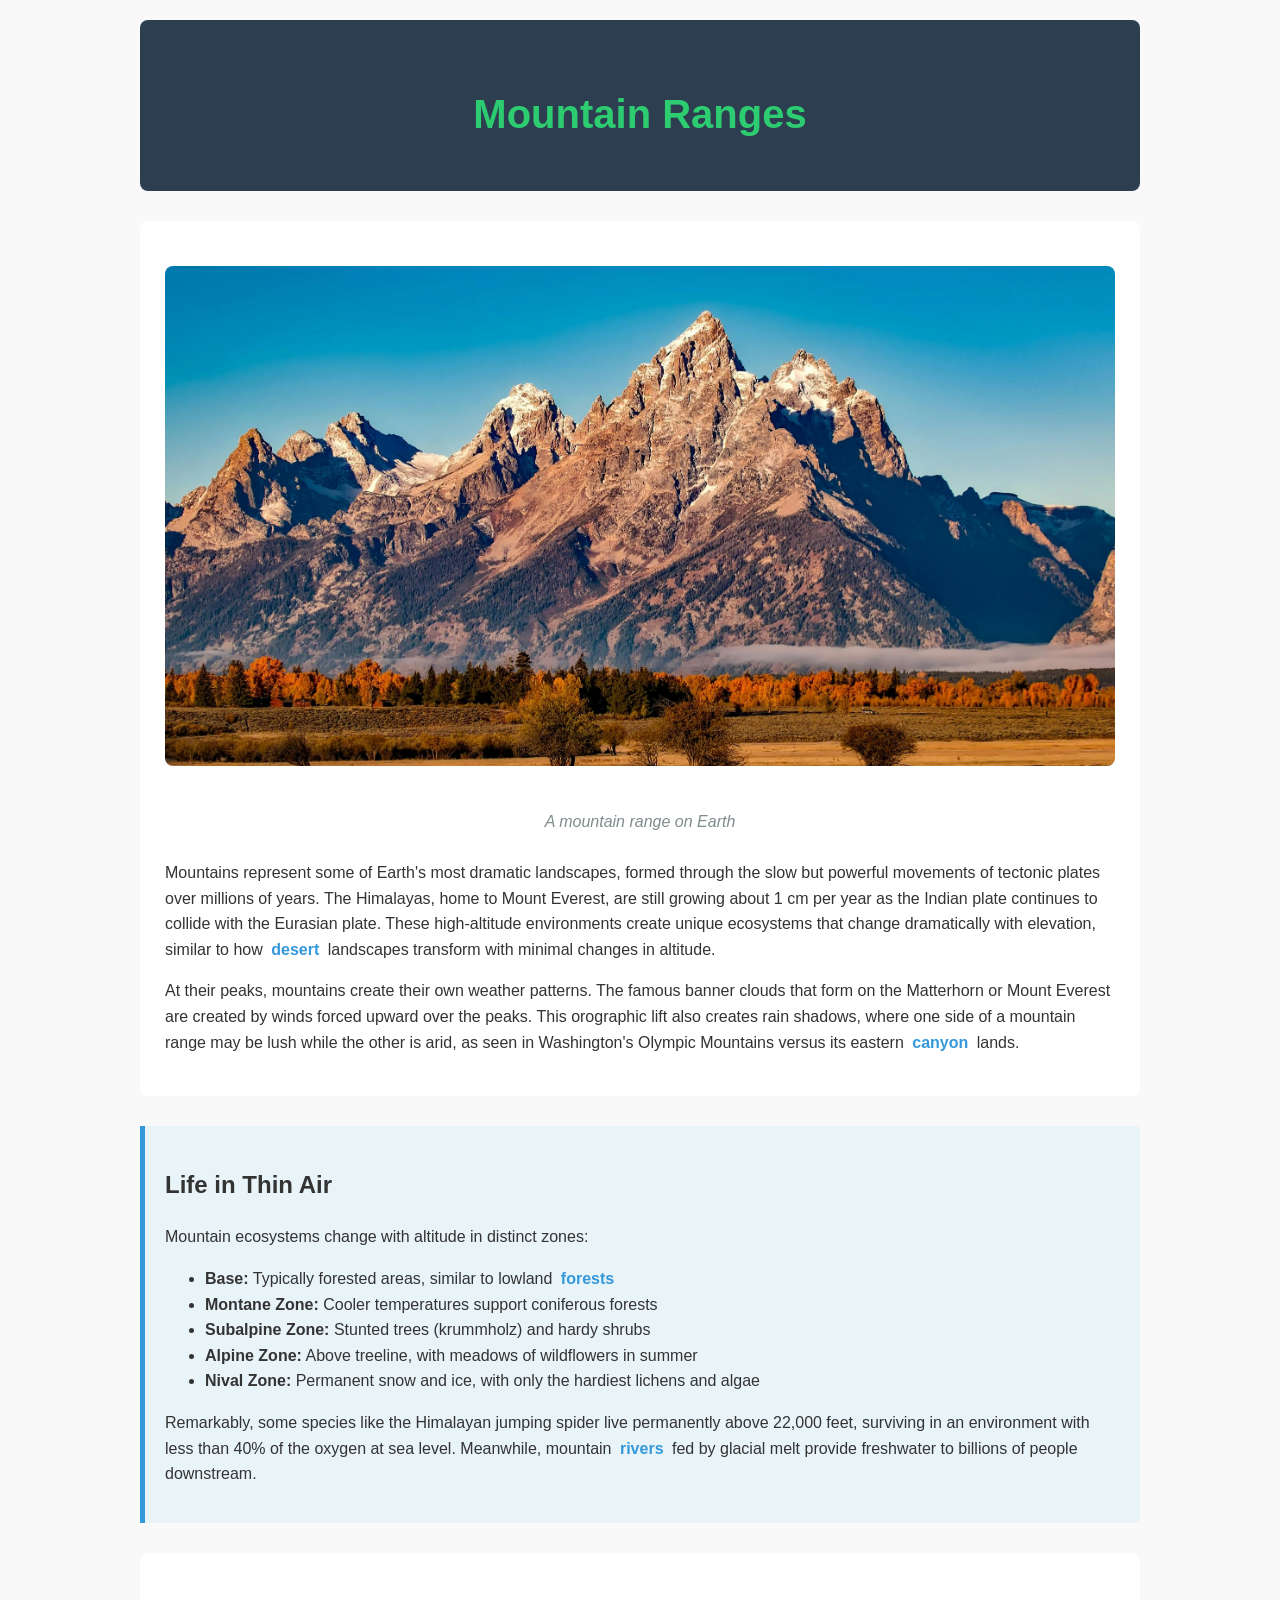
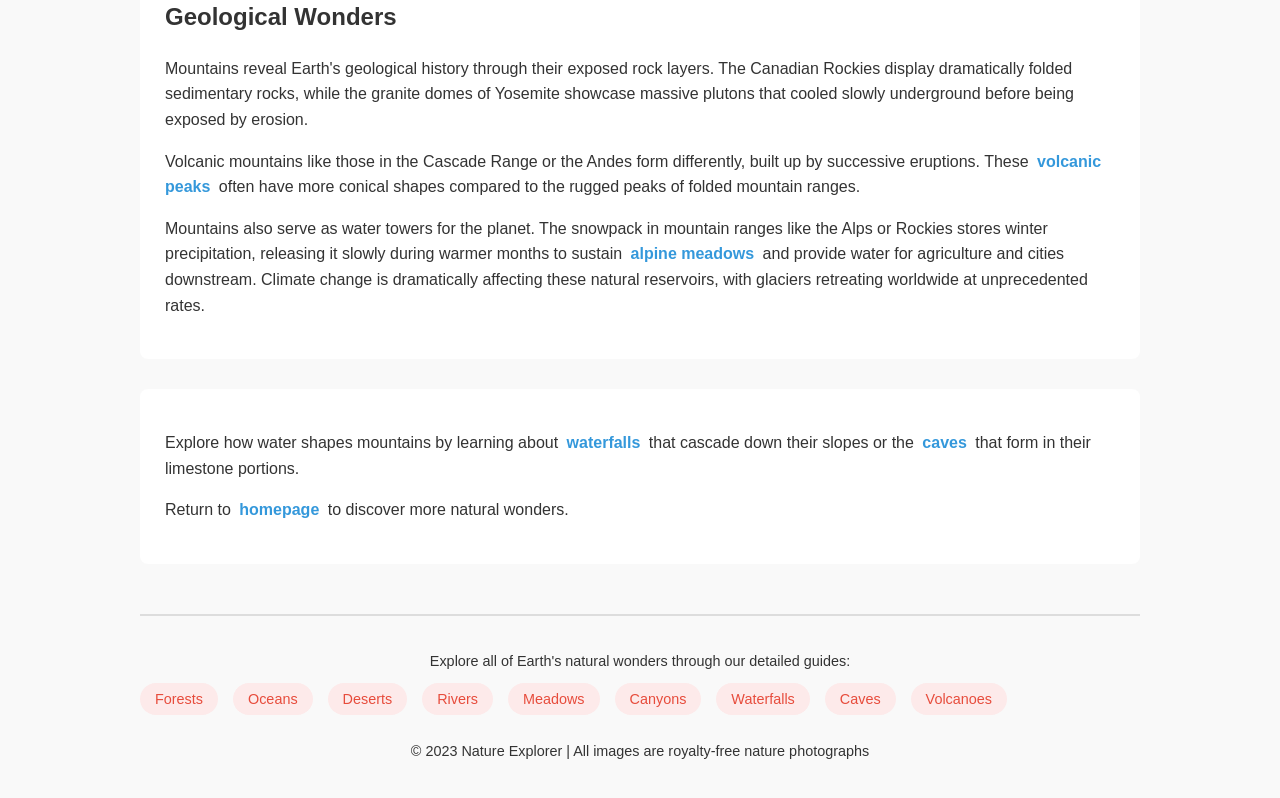
<file: mountains.html>
<!DOCTYPE html>
<html lang="en">
<head>
    <meta charset="UTF-8">
    <meta name="viewport" content="width=device-width, initial-scale=1.0">
    <title>Mountain</title>
    <link rel="stylesheet" href="styles.css">
</head>
<body>
    <header>
        <h1>Mountain Ranges</h1>
    </header>

    <main>
        <div class="content-section">
            <img src="images/mountains.jpg" class="nature-image">
            <p class="image-caption">A mountain range on Earth</p>
            
            <p>Mountains represent some of Earth's most dramatic landscapes, formed through the slow but powerful movements of tectonic plates over millions of years. The Himalayas, home to Mount Everest, are still growing about 1 cm per year as the Indian plate continues to collide with the Eurasian plate. These high-altitude environments create unique ecosystems that change dramatically with elevation, similar to how <a href="desert.html" class="link">desert</a> landscapes transform with minimal changes in altitude.</p>
            
            <p>At their peaks, mountains create their own weather patterns. The famous banner clouds that form on the Matterhorn or Mount Everest are created by winds forced upward over the peaks. This orographic lift also creates rain shadows, where one side of a mountain range may be lush while the other is arid, as seen in Washington's Olympic Mountains versus its eastern <a href="canyon.html" class="link">canyon</a> lands.</p>
        </div>

        <div class="feature-box">
            <h2>Life in Thin Air</h2>
            <p>Mountain ecosystems change with altitude in distinct zones:</p>
            <ul>
                <li><strong>Base:</strong> Typically forested areas, similar to lowland <a href="forest.html" class="link">forests</a></li>
                <li><strong>Montane Zone:</strong> Cooler temperatures support coniferous forests</li>
                <li><strong>Subalpine Zone:</strong> Stunted trees (krummholz) and hardy shrubs</li>
                <li><strong>Alpine Zone:</strong> Above treeline, with meadows of wildflowers in summer</li>
                <li><strong>Nival Zone:</strong> Permanent snow and ice, with only the hardiest lichens and algae</li>
            </ul>
            <p>Remarkably, some species like the Himalayan jumping spider live permanently above 22,000 feet, surviving in an environment with less than 40% of the oxygen at sea level. Meanwhile, mountain <a href="river.html" class="link">rivers</a> fed by glacial melt provide freshwater to billions of people downstream.</p>
        </div>
        
        <div class="content-section">
            <h2>Geological Wonders</h2>
            <p>Mountains reveal Earth's geological history through their exposed rock layers. The Canadian Rockies display dramatically folded sedimentary rocks, while the granite domes of Yosemite showcase massive plutons that cooled slowly underground before being exposed by erosion.</p>
            
            <p>Volcanic mountains like those in the Cascade Range or the Andes form differently, built up by successive eruptions. These <a href="volcano.html" class="link">volcanic peaks</a> often have more conical shapes compared to the rugged peaks of folded mountain ranges.</p>
            
            <p>Mountains also serve as water towers for the planet. The snowpack in mountain ranges like the Alps or Rockies stores winter precipitation, releasing it slowly during warmer months to sustain <a href="meadow.html" class="link">alpine meadows</a> and provide water for agriculture and cities downstream. Climate change is dramatically affecting these natural reservoirs, with glaciers retreating worldwide at unprecedented rates.</p>
        </div>
        
        <div class="content-section">
            <p>Explore how water shapes mountains by learning about <a href="waterfall.html" class="link">waterfalls</a> that cascade down their slopes or the <a href="cave.html" class="link">caves</a> that form in their limestone portions.</p>
            <p>Return to <a href="index.html" class="link">homepage</a> to discover more natural wonders.</p>
        </div>
    </main>

    <footer>
        <p>Explore all of Earth's natural wonders through our detailed guides:</p>
        <ul class="all-links">
            <li><a href="forest.html">Forests</a></li>
            <li><a href="ocean.html">Oceans</a></li>
            <li><a href="desert.html">Deserts</a></li>
            <li><a href="river.html">Rivers</a></li>
            <li><a href="meadow.html">Meadows</a></li>
            <li><a href="canyon.html">Canyons</a></li>
            <li><a href="waterfall.html">Waterfalls</a></li>
            <li><a href="cave.html">Caves</a></li>
            <li><a href="volcano.html">Volcanoes</a></li>
        </ul>
        <p>© 2023 Nature Explorer | All images are royalty-free nature photographs</p>
    </footer>
</body>
</html>
</file>
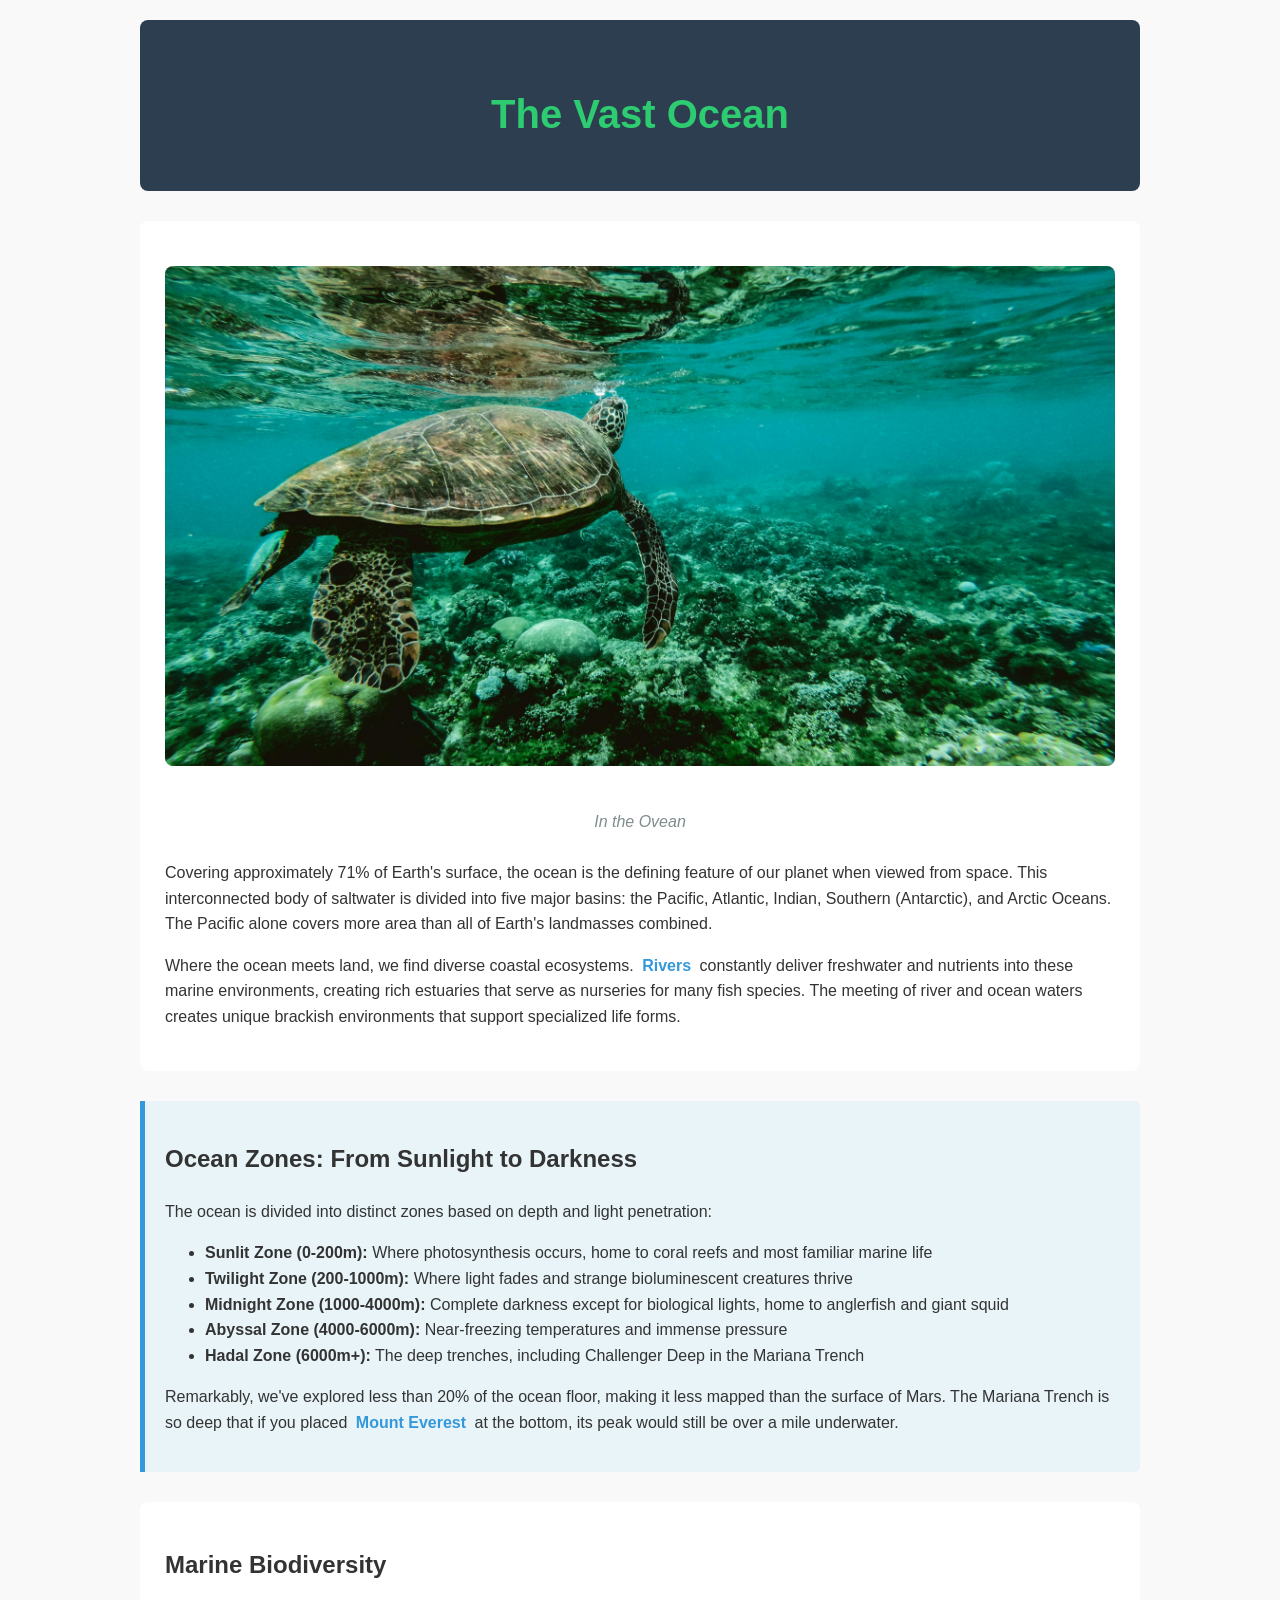
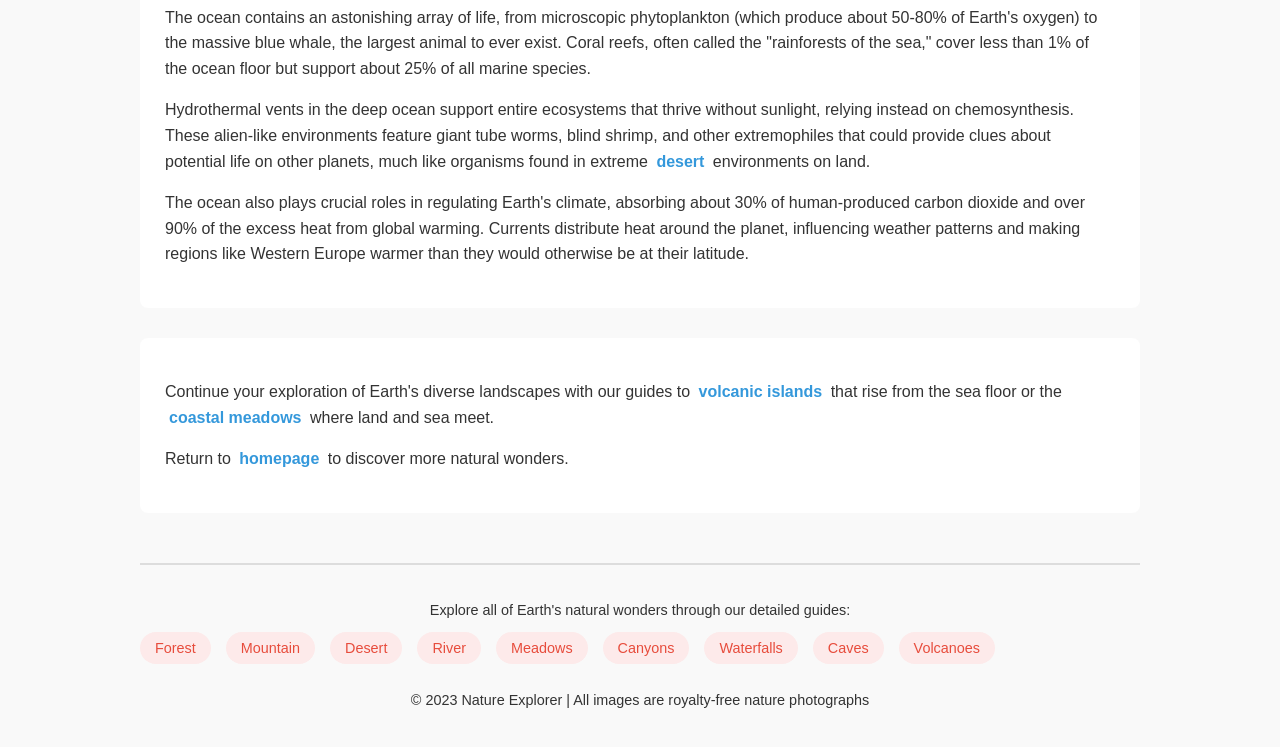
<file: ocean.html>
<!DOCTYPE html>
<html lang="en">
<head>
    <meta charset="UTF-8">
    <meta name="viewport" content="width=device-width, initial-scale=1.0">
    <title>The Ocean</title>
    <link rel="stylesheet" href="styles.css">
</head>
<body>
    <header>
        <h1>The Vast Ocean</h1>
    </header>

    <main>
        <div class="content-section">
            <img src="images/ocean.jpg"  class="nature-image">
            <p class="image-caption">In the Ovean</p>
            
            <p>Covering approximately 71% of Earth's surface, the ocean is the defining feature of our planet when viewed from space. This interconnected body of saltwater is divided into five major basins: the Pacific, Atlantic, Indian, Southern (Antarctic), and Arctic Oceans. The Pacific alone covers more area than all of Earth's landmasses combined.</p>
            
            <p>Where the ocean meets land, we find diverse coastal ecosystems. <a href="river.html" class="link">Rivers</a> constantly deliver freshwater and nutrients into these marine environments, creating rich estuaries that serve as nurseries for many fish species. The meeting of river and ocean waters creates unique brackish environments that support specialized life forms.</p>
        </div>

        <div class="feature-box">
            <h2>Ocean Zones: From Sunlight to Darkness</h2>
            <p>The ocean is divided into distinct zones based on depth and light penetration:</p>
            <ul>
                <li><strong>Sunlit Zone (0-200m):</strong> Where photosynthesis occurs, home to coral reefs and most familiar marine life</li>
                <li><strong>Twilight Zone (200-1000m):</strong> Where light fades and strange bioluminescent creatures thrive</li>
                <li><strong>Midnight Zone (1000-4000m):</strong> Complete darkness except for biological lights, home to anglerfish and giant squid</li>
                <li><strong>Abyssal Zone (4000-6000m):</strong> Near-freezing temperatures and immense pressure</li>
                <li><strong>Hadal Zone (6000m+):</strong> The deep trenches, including Challenger Deep in the Mariana Trench</li>
            </ul>
            <p>Remarkably, we've explored less than 20% of the ocean floor, making it less mapped than the surface of Mars. The Mariana Trench is so deep that if you placed <a href="mountains.html" class="link">Mount Everest</a> at the bottom, its peak would still be over a mile underwater.</p>
        </div>
        
        <div class="content-section">
            <h2>Marine Biodiversity</h2>
            <p>The ocean contains an astonishing array of life, from microscopic phytoplankton (which produce about 50-80% of Earth's oxygen) to the massive blue whale, the largest animal to ever exist. Coral reefs, often called the "rainforests of the sea," cover less than 1% of the ocean floor but support about 25% of all marine species.</p>
            
            <p>Hydrothermal vents in the deep ocean support entire ecosystems that thrive without sunlight, relying instead on chemosynthesis. These alien-like environments feature giant tube worms, blind shrimp, and other extremophiles that could provide clues about potential life on other planets, much like organisms found in extreme <a href="desert.html" class="link">desert</a> environments on land.</p>
            
            <p>The ocean also plays crucial roles in regulating Earth's climate, absorbing about 30% of human-produced carbon dioxide and over 90% of the excess heat from global warming. Currents distribute heat around the planet, influencing weather patterns and making regions like Western Europe warmer than they would otherwise be at their latitude.</p>
        </div>
        
        <div class="content-section">
            <p>Continue your exploration of Earth's diverse landscapes with our guides to <a href="volcano.html" class="link">volcanic islands</a> that rise from the sea floor or the <a href="meadow.html" class="link">coastal meadows</a> where land and sea meet.</p>
            <p>Return to <a href="index.html" class="link">homepage</a> to discover more natural wonders.</p>
        </div>
    </main>
    <footer>
        <p>Explore all of Earth's natural wonders through our detailed guides:</p>
        <ul class="all-links">
            <li><a href="forest.html">Forest</a></li>
            <li><a href="mountains.html">Mountain</a></li>
            <li><a href="desert.html">Desert</a></li>
            <li><a href="river.html">River</a></li>
            <li><a href="meadow.html">Meadows</a></li>
            <li><a href="canyon.html">Canyons</a></li>
            <li><a href="waterfall.html">Waterfalls</a></li>
            <li><a href="cave.html">Caves</a></li>
            <li><a href="volcano.html">Volcanoes</a></li>
        </ul>
        <p>© 2023 Nature Explorer | All images are royalty-free nature photographs</p>
    </footer>
</body>
</html>
</file>
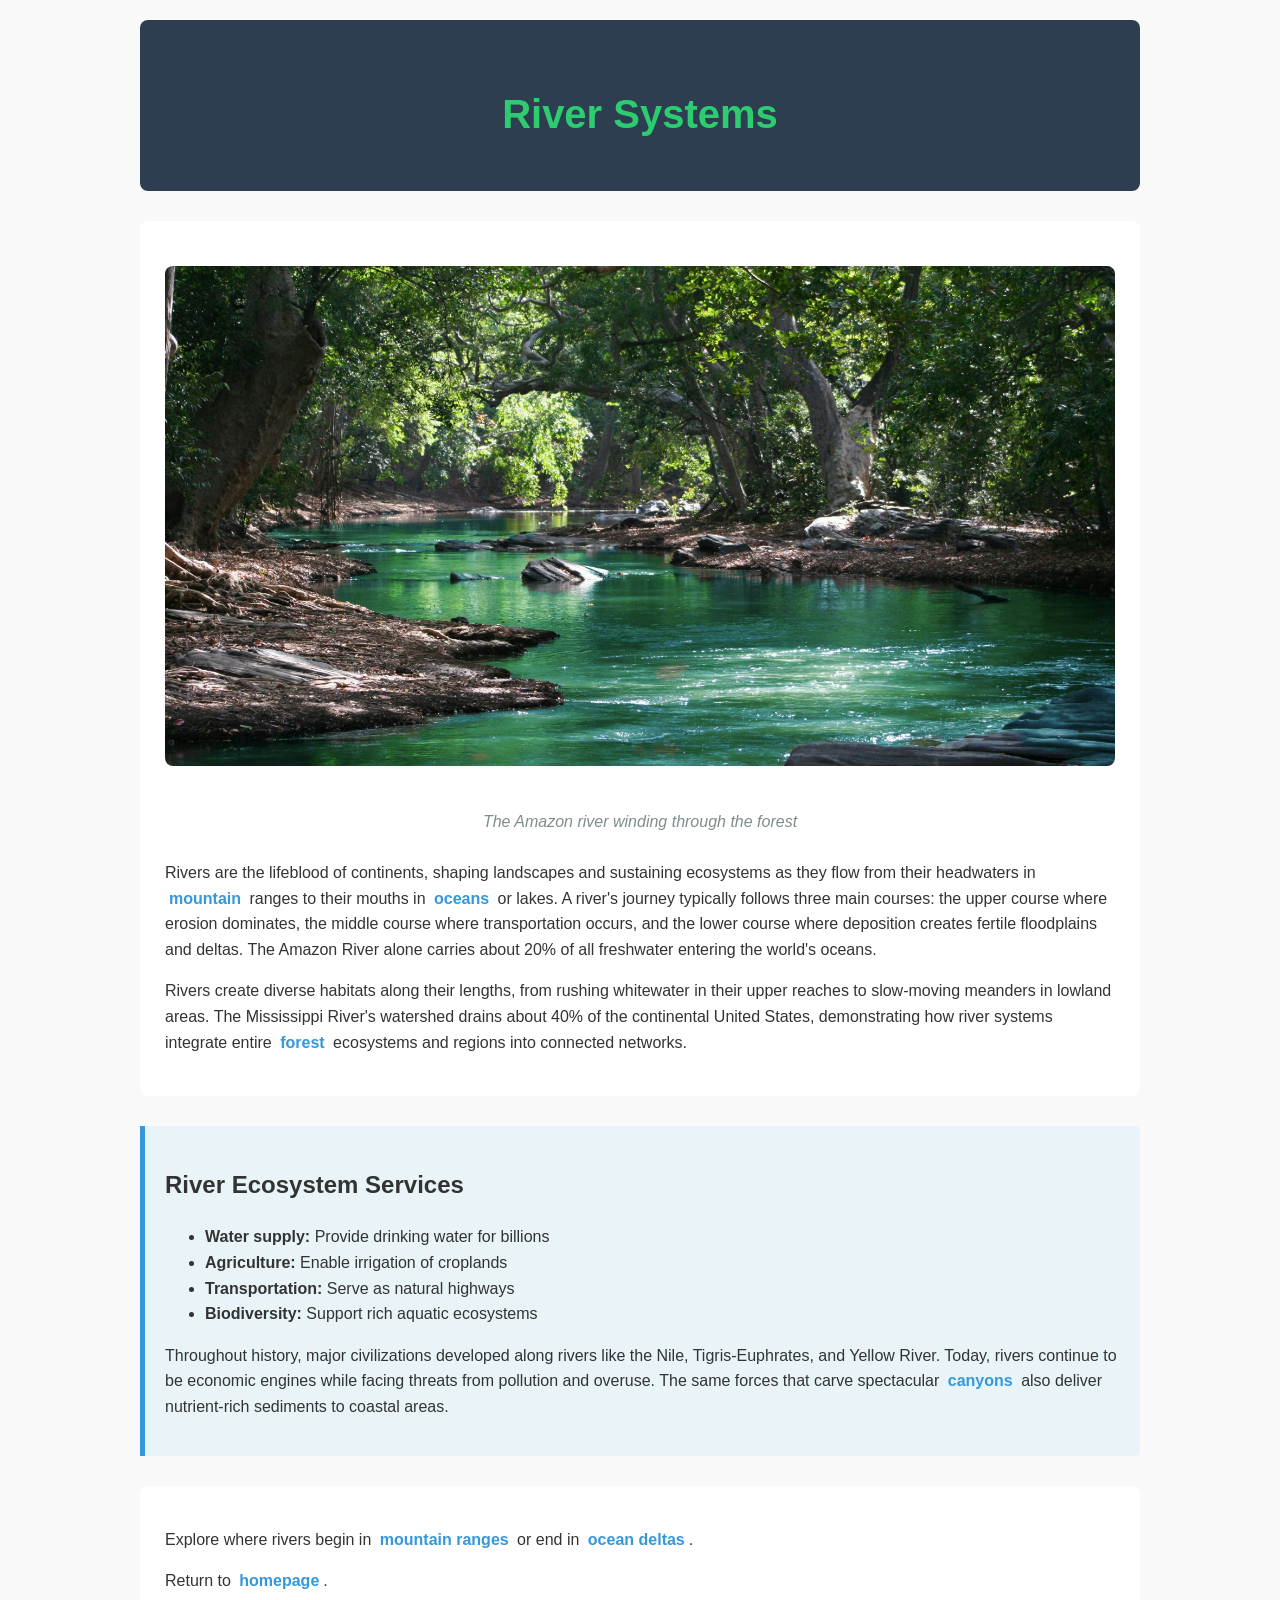
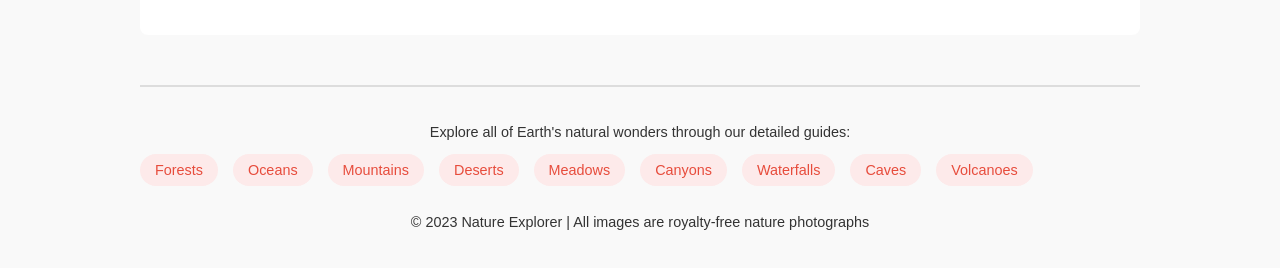
<file: river.html>
<!DOCTYPE html>
<html lang="en">
<head>
    <meta charset="UTF-8">
    <meta name="viewport" content="width=device-width, initial-scale=1.0">
    <title>Nature Explorer</title>
    <link rel="stylesheet" href="styles.css">
</head>
<body>
    <header>
        <h1>River Systems</h1>
    </header>

    <main>
        <div class="content-section">
            <img src="images/rivers.jpg" class="nature-image">
            <p class="image-caption">The Amazon river winding through the forest</p>
            
            <p>Rivers are the lifeblood of continents, shaping landscapes and sustaining ecosystems as they flow from their headwaters in <a href="mountains.html" class="link">mountain</a> ranges to their mouths in <a href="ocean.html" class="link">oceans</a> or lakes. A river's journey typically follows three main courses: the upper course where erosion dominates, the middle course where transportation occurs, and the lower course where deposition creates fertile floodplains and deltas. The Amazon River alone carries about 20% of all freshwater entering the world's oceans.</p>
            
            <p>Rivers create diverse habitats along their lengths, from rushing whitewater in their upper reaches to slow-moving meanders in lowland areas. The Mississippi River's watershed drains about 40% of the continental United States, demonstrating how river systems integrate entire <a href="forest.html" class="link">forest</a> ecosystems and regions into connected networks.</p>
        </div>
        
        <div class="feature-box">
            <h2>River Ecosystem Services</h2>
            <ul>
                <li><strong>Water supply:</strong> Provide drinking water for billions</li>
                <li><strong>Agriculture:</strong> Enable irrigation of croplands</li>
                <li><strong>Transportation:</strong> Serve as natural highways</li>
                <li><strong>Biodiversity:</strong> Support rich aquatic ecosystems</li>
            </ul>
            <p>Throughout history, major civilizations developed along rivers like the Nile, Tigris-Euphrates, and Yellow River. Today, rivers continue to be economic engines while facing threats from pollution and overuse. The same forces that carve spectacular <a href="canyon.html" class="link">canyons</a> also deliver nutrient-rich sediments to coastal areas.</p>
        </div>

        <div class="content-section">
            <p>Explore where rivers begin in <a href="mountains.html" class="link">mountain ranges</a> or end in <a href="ocean.html" class="link">ocean deltas</a>.</p>
            <p>Return to <a href="index.html" class="link">homepage</a>.</p>
        </div>
    </main>


    <footer>
        <p>Explore all of Earth's natural wonders through our detailed guides:</p>
        <ul class="all-links">
            <li><a href="forest.html">Forests</a></li>
            <li><a href="ocean.html">Oceans</a></li>
            <li><a href="mountains.html">Mountains</a></li>
            <li><a href="desert.html">Deserts</a></li>
            <li><a href="meadow.html">Meadows</a></li>
            <li><a href="canyon.html">Canyons</a></li>
            <li><a href="waterfall.html">Waterfalls</a></li>
            <li><a href="cave.html">Caves</a></li>
            <li><a href="volcano.html">Volcanoes</a></li>
        </ul>
        <p>© 2023 Nature Explorer | All images are royalty-free nature photographs</p>
    </footer>
</body>
</html>
</file>
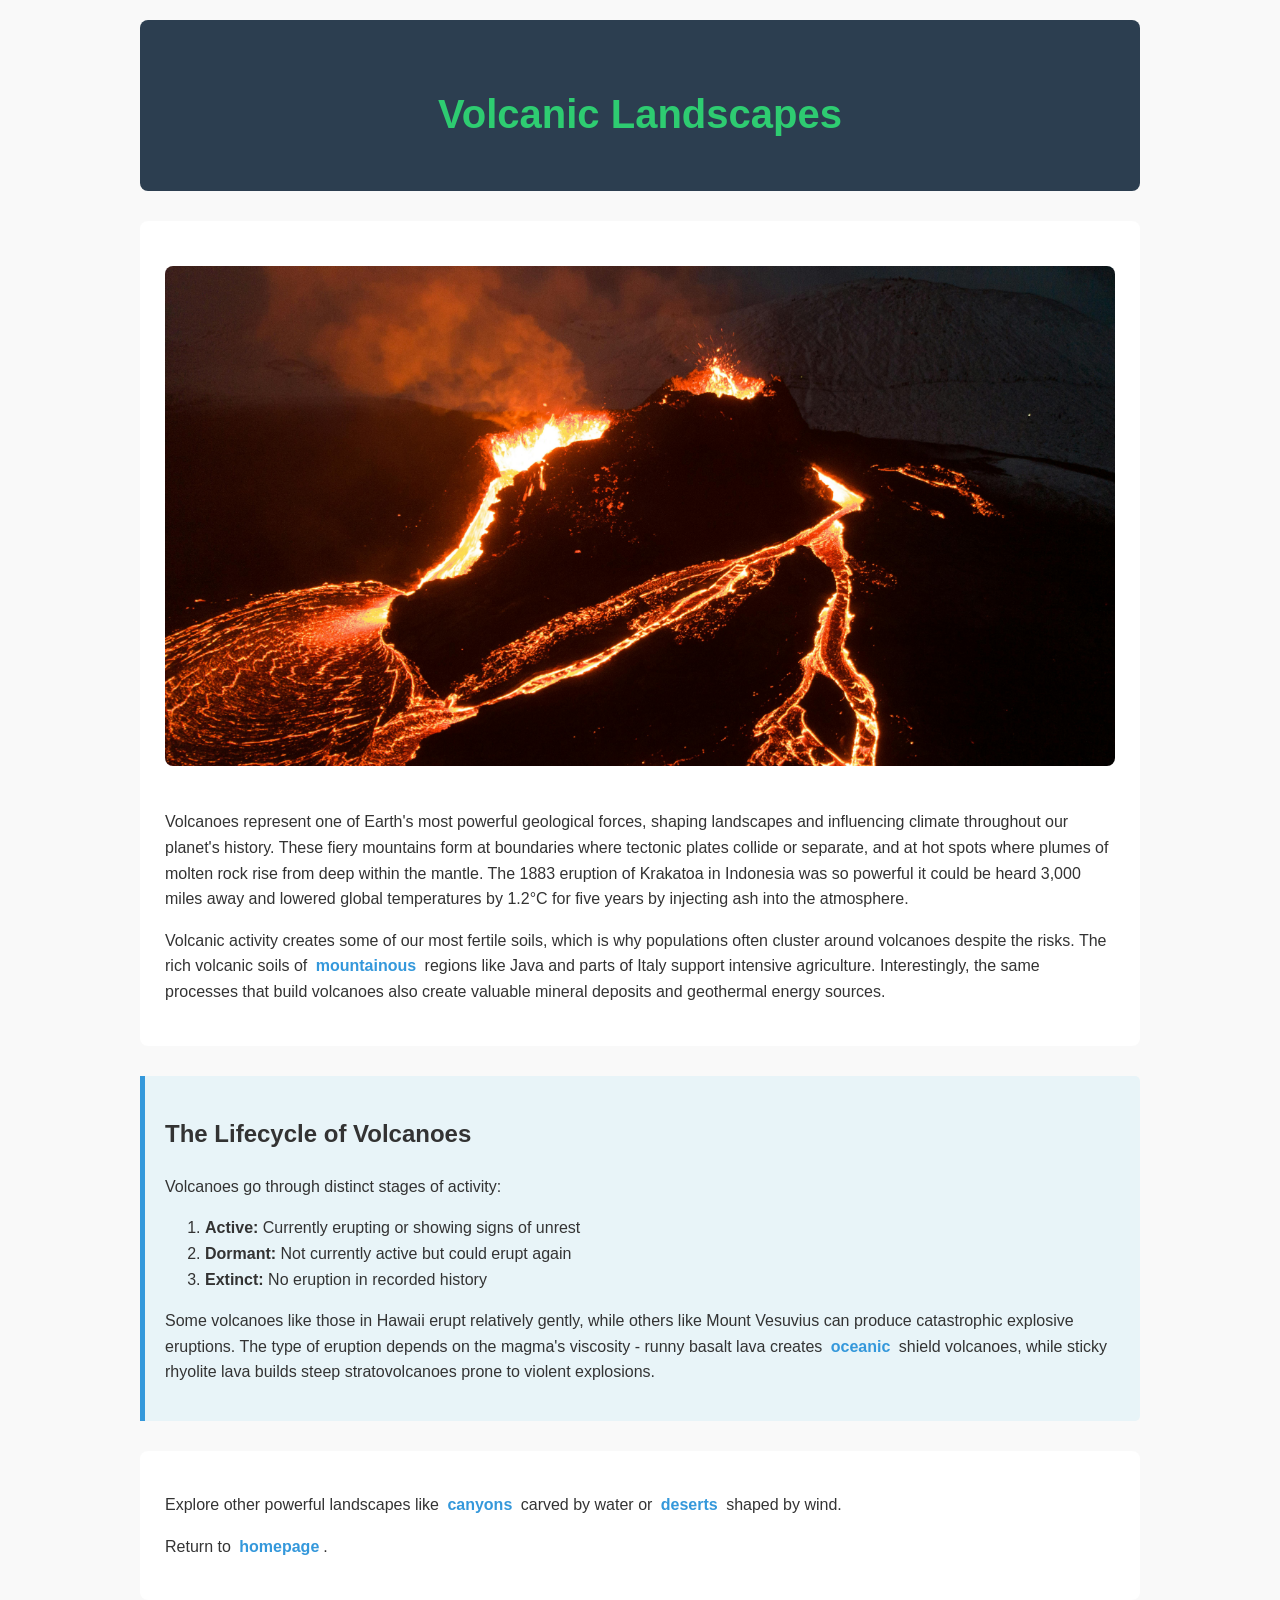
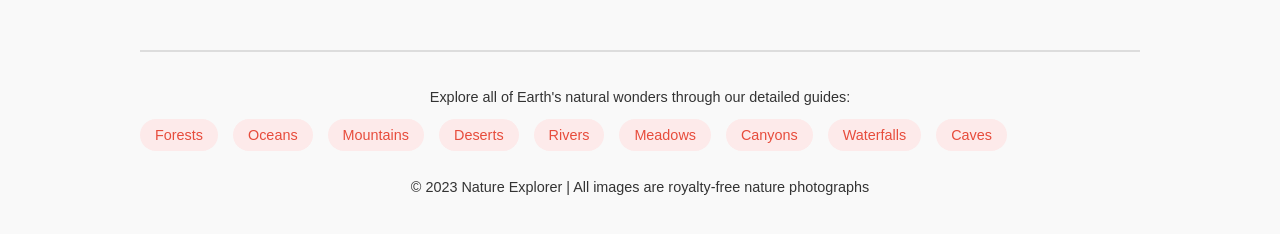
<file: volcano.html>
<!DOCTYPE html>
<html lang="en">
<head>
    <meta charset="UTF-8">
    <meta name="viewport" content="width=device-width, initial-scale=1.0">
    <title>Nature Explorer</title>
    <link rel="stylesheet" href="styles.css">
</head>
<body>
    <header>
        <h1>Volcanic Landscapes</h1>
    </header>

    <main>
        <div class="content-section">
            <img src="images/volcano.jpg" class="nature-image">
            
            <p>Volcanoes represent one of Earth's most powerful geological forces, shaping landscapes and influencing climate throughout our planet's history. These fiery mountains form at boundaries where tectonic plates collide or separate, and at hot spots where plumes of molten rock rise from deep within the mantle. The 1883 eruption of Krakatoa in Indonesia was so powerful it could be heard 3,000 miles away and lowered global temperatures by 1.2°C for five years by injecting ash into the atmosphere.</p>
    
            <p>Volcanic activity creates some of our most fertile soils, which is why populations often cluster around volcanoes despite the risks. The rich volcanic soils of <a href="mountains.html" class="link">mountainous</a> regions like Java and parts of Italy support intensive agriculture. Interestingly, the same processes that build volcanoes also create valuable mineral deposits and geothermal energy sources.</p>
        </div>

        <div class="feature-box">
            <h2>The Lifecycle of Volcanoes</h2>
            <p>Volcanoes go through distinct stages of activity:</p>
            <ol>
                <li><strong>Active:</strong> Currently erupting or showing signs of unrest</li>
                <li><strong>Dormant:</strong> Not currently active but could erupt again</li>
                <li><strong>Extinct:</strong> No eruption in recorded history</li>
            </ol>
            <p>Some volcanoes like those in Hawaii erupt relatively gently, while others like Mount Vesuvius can produce catastrophic explosive eruptions. The type of eruption depends on the magma's viscosity - runny basalt lava creates <a href="ocean.html" class="link">oceanic</a> shield volcanoes, while sticky rhyolite lava builds steep stratovolcanoes prone to violent explosions.</p>
        </div>
        
        <div class="content-section">
            <p>Explore other powerful landscapes like <a href="canyon.html" class="link">canyons</a> carved by water or <a href="desert.html" class="link">deserts</a> shaped by wind.</p>
            <p>Return to <a href="index.html" class="link">homepage</a>.</p>
        </div>
    </main>


    <footer>
        <p>Explore all of Earth's natural wonders through our detailed guides:</p>
        <ul class="all-links">
            <li><a href="forest.html">Forests</a></li>
            <li><a href="ocean.html">Oceans</a></li>
            <li><a href="mountains.html">Mountains</a></li>
            <li><a href="desert.html">Deserts</a></li>
            <li><a href="river.html">Rivers</a></li>
            <li><a href="meadow.html">Meadows</a></li>
            <li><a href="canyon.html">Canyons</a></li>
            <li><a href="waterfall.html">Waterfalls</a></li>
            <li><a href="cave.html">Caves</a></li>
        </ul>
        <p>© 2023 Nature Explorer | All images are royalty-free nature photographs</p>
    </footer>
</body>
</html>
</file>
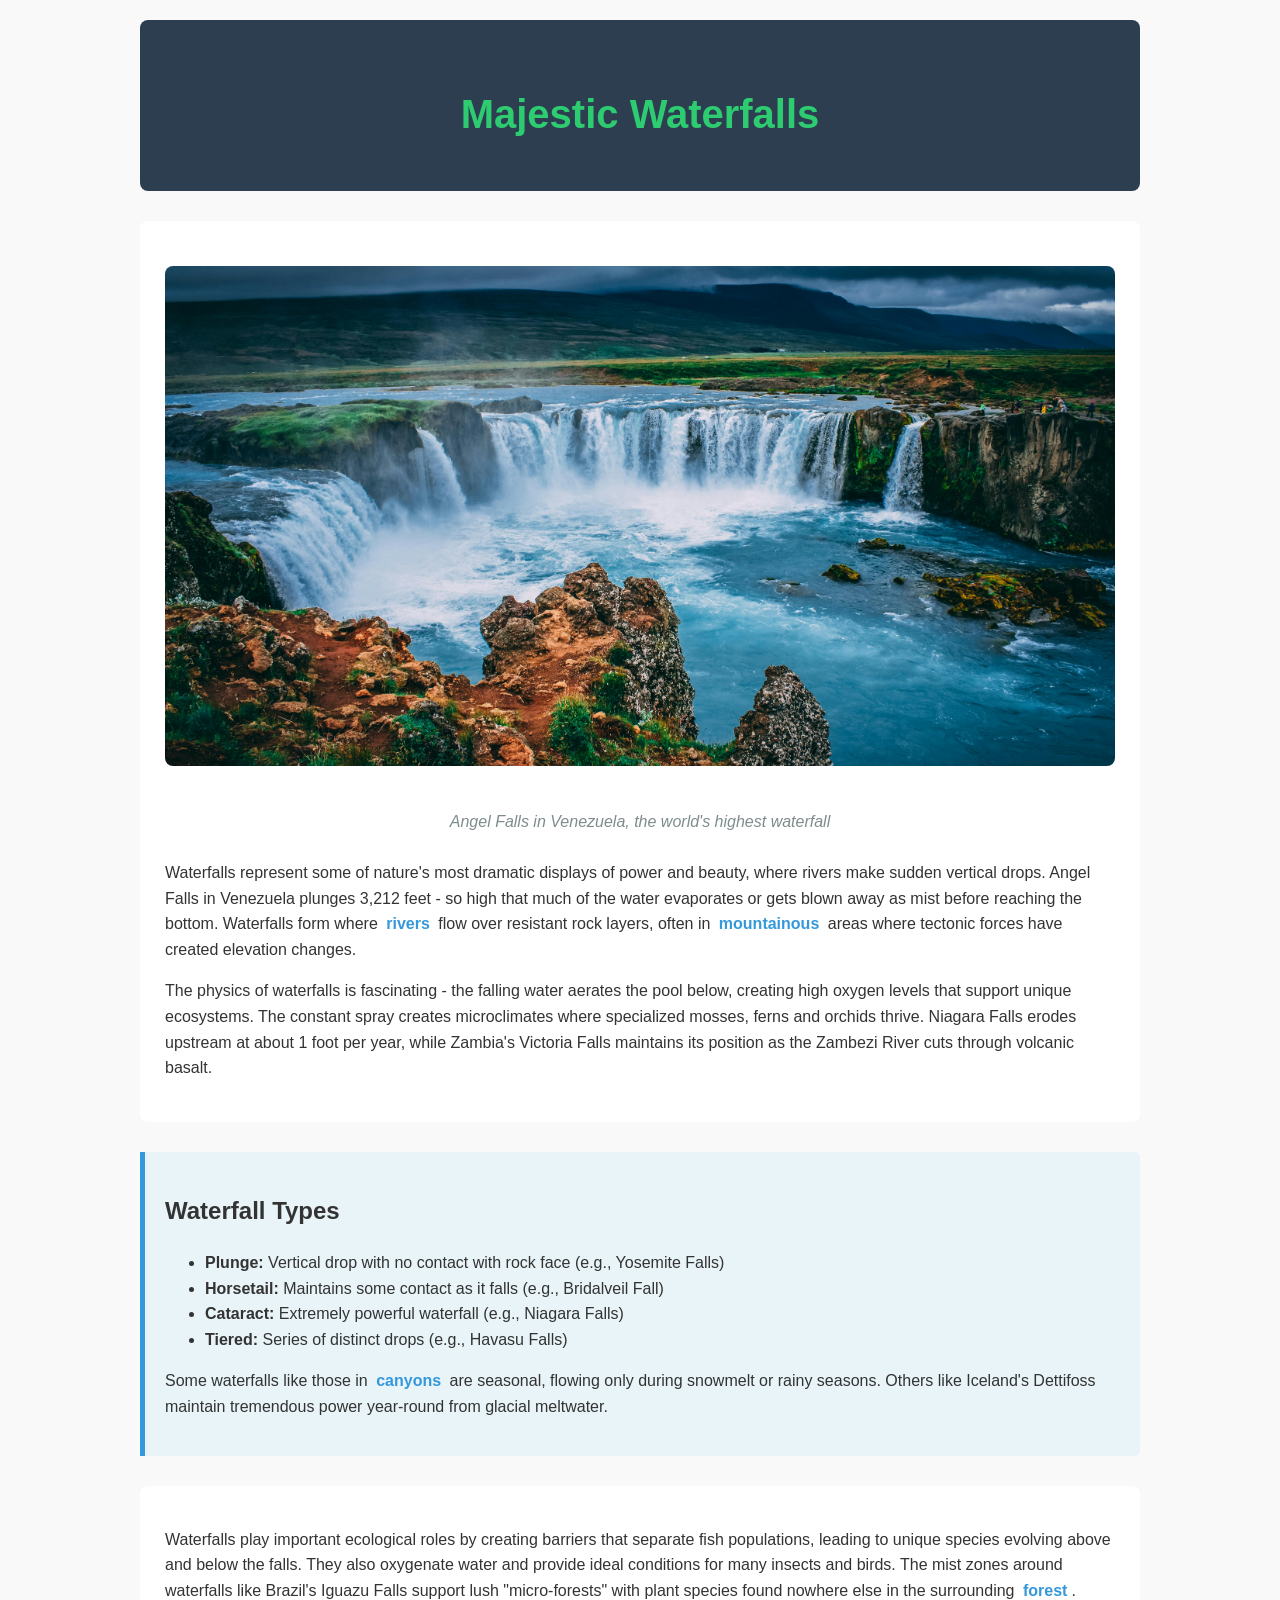
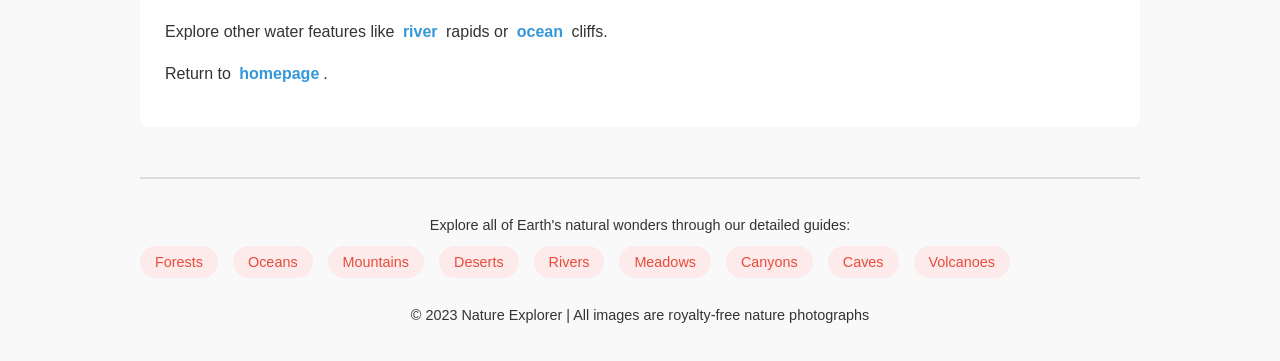
<file: waterfall.html>
<!DOCTYPE html>
<html lang="en">
<head>
    <meta charset="UTF-8">
    <meta name="viewport" content="width=device-width, initial-scale=1.0">
    <title>Nature Explorer</title>
    <link rel="stylesheet" href="styles.css">
</head>
<body>
    <header>
        <h1>Majestic Waterfalls</h1>
    </header>

    <main>
        <div class="content-section">
            <img src="images/waterfall.jpg" class="nature-image">
            <p class="image-caption">Angel Falls in Venezuela, the world's highest waterfall</p>
            
            <p>Waterfalls represent some of nature's most dramatic displays of power and beauty, where rivers make sudden vertical drops. Angel Falls in Venezuela plunges 3,212 feet - so high that much of the water evaporates or gets blown away as mist before reaching the bottom. Waterfalls form where <a href="river.html" class="link">rivers</a> flow over resistant rock layers, often in <a href="mountains.html" class="link">mountainous</a> areas where tectonic forces have created elevation changes.</p>
            
            <p>The physics of waterfalls is fascinating - the falling water aerates the pool below, creating high oxygen levels that support unique ecosystems. The constant spray creates microclimates where specialized mosses, ferns and orchids thrive. Niagara Falls erodes upstream at about 1 foot per year, while Zambia's Victoria Falls maintains its position as the Zambezi River cuts through volcanic basalt.</p>
        </div>

        <div class="feature-box">
            <h2>Waterfall Types</h2>
            <ul>
                <li><strong>Plunge:</strong> Vertical drop with no contact with rock face (e.g., Yosemite Falls)</li>
                <li><strong>Horsetail:</strong> Maintains some contact as it falls (e.g., Bridalveil Fall)</li>
                <li><strong>Cataract:</strong> Extremely powerful waterfall (e.g., Niagara Falls)</li>
                <li><strong>Tiered:</strong> Series of distinct drops (e.g., Havasu Falls)</li>
            </ul>
            <p>Some waterfalls like those in <a href="canyon.html" class="link">canyons</a> are seasonal, flowing only during snowmelt or rainy seasons. Others like Iceland's Dettifoss maintain tremendous power year-round from glacial meltwater.</p>
        </div>
        
        <div class="content-section">            
            <p>Waterfalls play important ecological roles by creating barriers that separate fish populations, leading to unique species evolving above and below the falls. They also oxygenate water and provide ideal conditions for many insects and birds. The mist zones around waterfalls like Brazil's Iguazu Falls support lush "micro-forests" with plant species found nowhere else in the surrounding <a href="forest.html" class="link">forest</a>.</p>
            
            <p>Explore other water features like <a href="river.html" class="link">river</a> rapids or <a href="ocean.html" class="link">ocean</a> cliffs.</p>
            <p>Return to <a href="../index.html" class="link">homepage</a>.</p>
        </div>
    </main>

    <footer>
        <p>Explore all of Earth's natural wonders through our detailed guides:</p>
        <ul class="all-links">
            <li><a href="forest.html">Forests</a></li>
            <li><a href="ocean.html">Oceans</a></li>
            <li><a href="mountains.html">Mountains</a></li>
            <li><a href="desert.html">Deserts</a></li>
            <li><a href="river.html">Rivers</a></li>
            <li><a href="meadow.html">Meadows</a></li>
            <li><a href="canyon.html">Canyons</a></li>
            <li><a href="cave.html">Caves</a></li>
            <li><a href="volcano.html">Volcanoes</a></li>
        </ul>
        <p>© 2023 Nature Explorer | All images are royalty-free nature photographs</p>
    </footer>
</body>
</html>
</file>
<file: styles.css>
body {
    font-family: 'Segoe UI', Tahoma, Geneva, Verdana, sans-serif;
    line-height: 1.6;
    color: #333;
    max-width: 1000px;
    margin: 0 auto;
    padding: 20px;
    background-color: #f9f9f9;
}

header {
    text-align: center;
    margin-bottom: 30px;
    padding: 35px;
    background-color: #2c3e50;
    color: white;
    border-radius: 8px;
}

.nature-image {
    width: 100%;
    max-height: 500px;
    object-fit: cover;
    border-radius: 8px;
    margin: 20px 0;
}

.content-section {
    background-color: white;
    padding: 25px;
    border-radius: 8px;
    margin-bottom: 30px;
}

.image-caption {
    text-align: center;
    font-style: italic;
    color: #7f8c8d;
    margin-bottom: 25px;
}

h1 {
    color: #2ecc71;
    font-size: 40px;
    margin-bottom: 10px;
}

.link {
    color: #3498db;
    text-decoration: none;
    font-weight: bold;
    padding: 2px 4px;
    border-radius: 3px;
}

.link:hover {
    background-color: #eaf2f8;
    text-decoration: none;
}

.feature-box {
    background-color: #e8f4f8;
    padding: 20px;
    border-left: 5px solid #3498db;
    margin: 30px 0;
    border-radius: 0 5px 5px 0;
}

footer {
    margin-top: 50px;
    padding-top: 20px;
    border-top: 2px solid #ddd;
    font-size: 0.9em;
    text-align: center;
    overflow: hidden;
}

.all-links {
    list-style: none;
    padding: 0;
    margin: 0 auto;
    text-align: center; 
}

.all-links li {
    float: left;
    margin-right: 15px;
    margin-bottom: 15px;
}

.all-links::after {
    content: "";
    display: table;
    clear: both;
}

.all-links a {
    color: #e74c3c;
    text-decoration: none;
    padding: 8px 15px;
    background-color: #fdeaea;
    border-radius: 20px;
}

.all-links a:hover {
    background-color: #f8d7d7;
    text-decoration: none;
}
</file>
